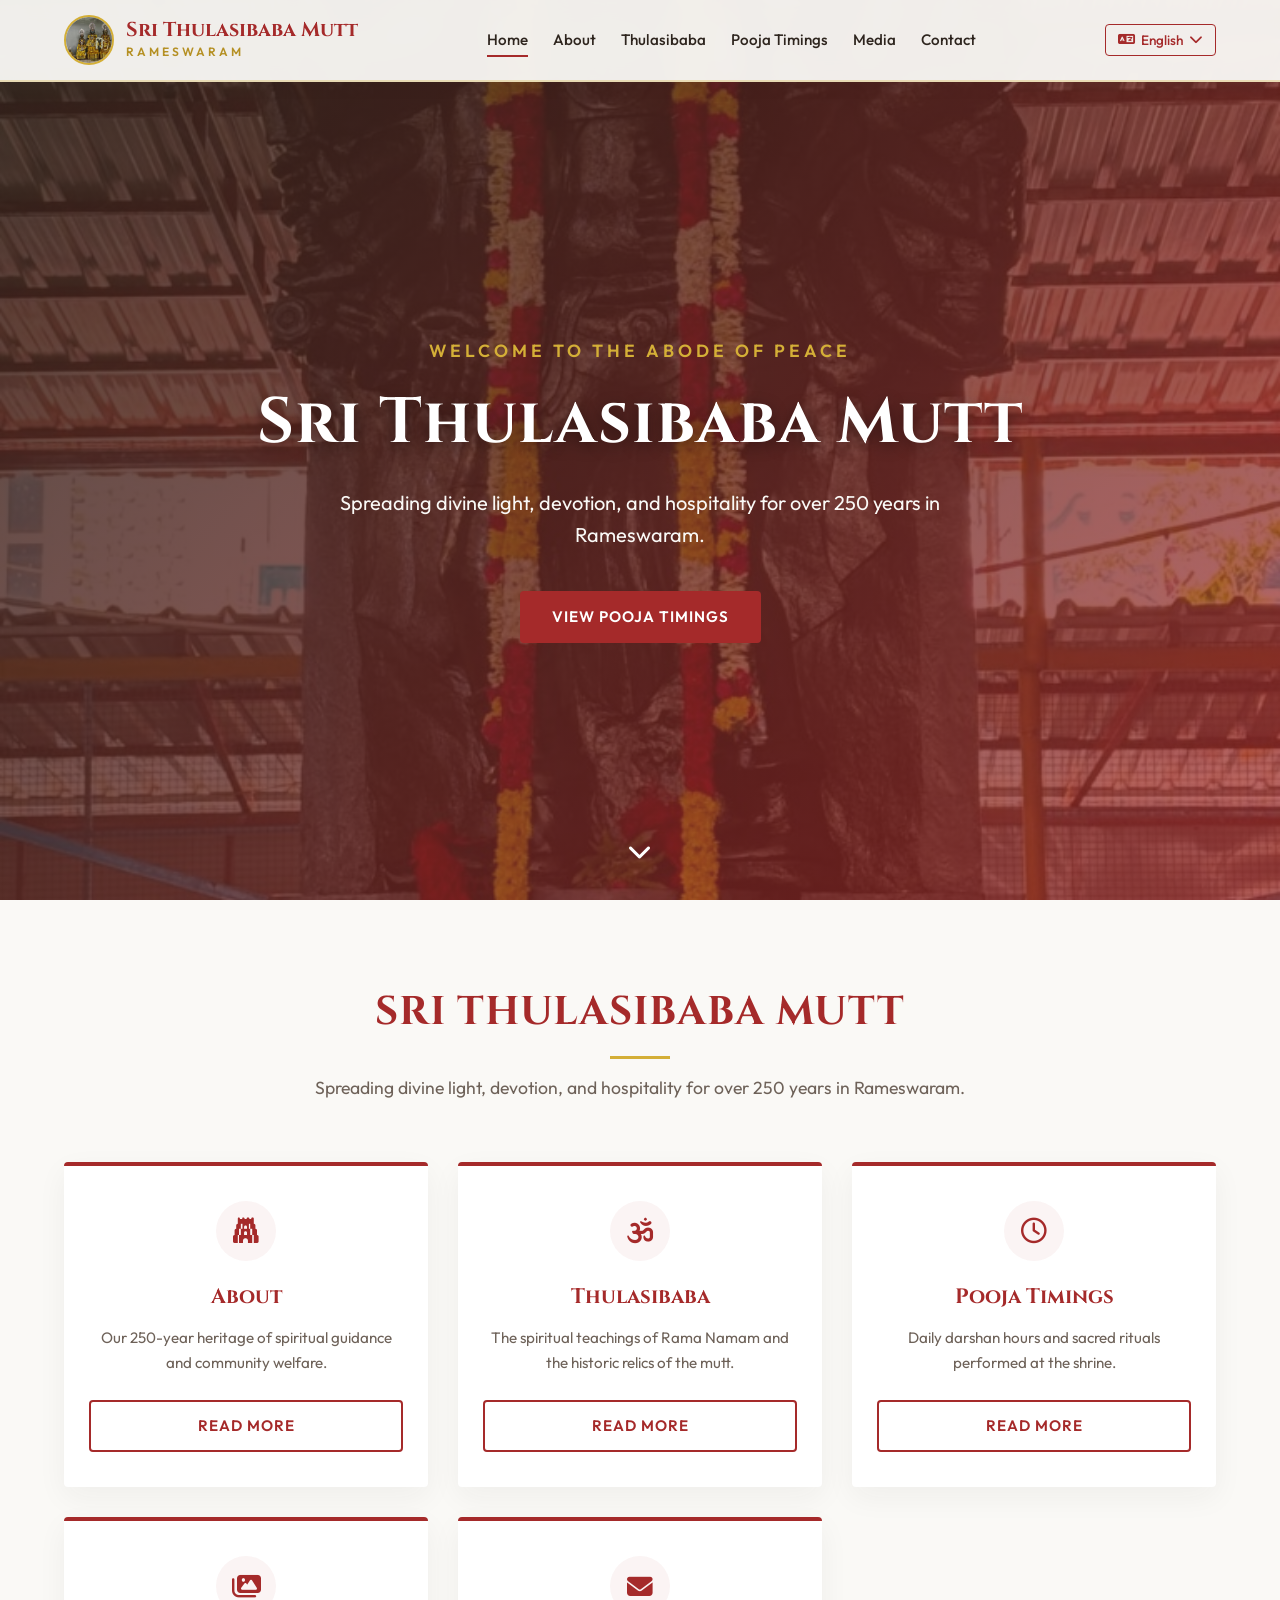
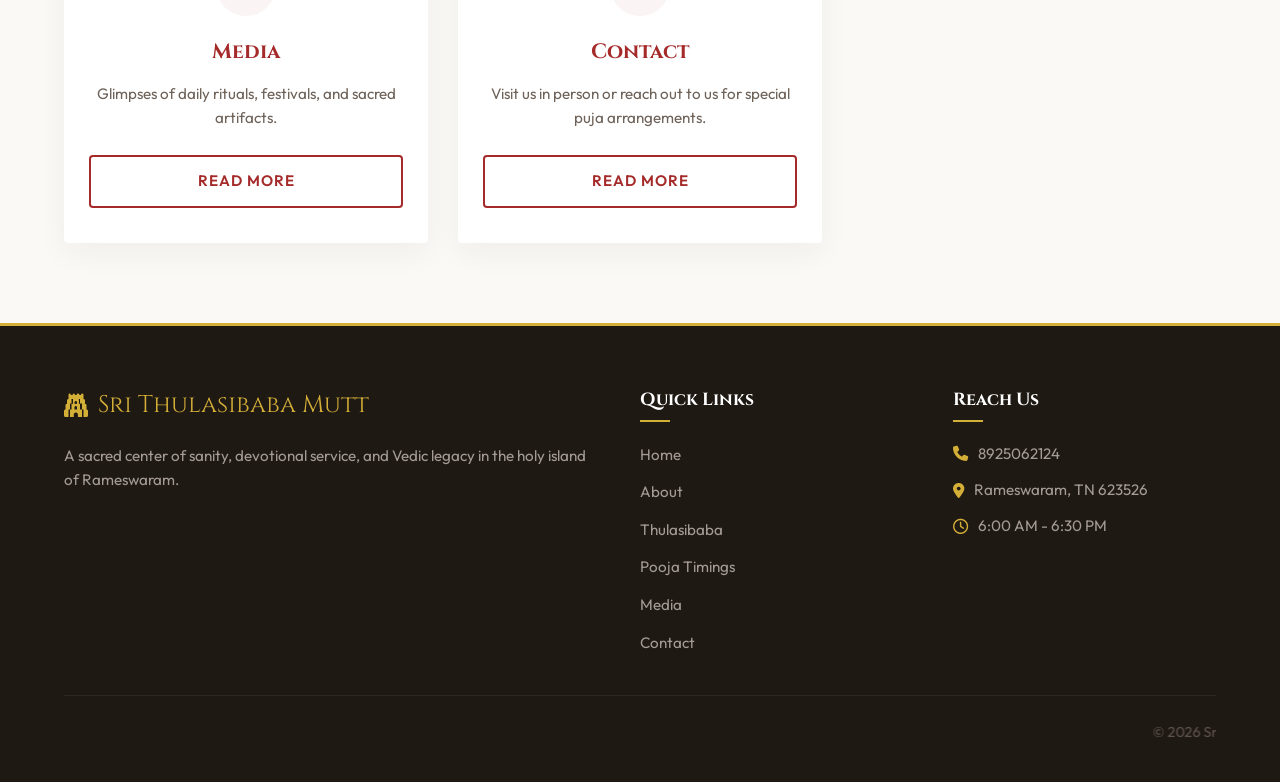
<file: index.html>
<!DOCTYPE html>
<html lang="en">
<head>
    <meta charset="UTF-8">
    <meta name="viewport" content="width=device-width, initial-scale=1.0">
    <meta name="description" content="Sri Thulasibaba Mutt Rameswaram - A sacred spiritual centre serving devotees for over 250 years. Experience the divine presence of Sri Panchamukha Hanuman, float stones, and daily yajnas.">
    <title>Sri Thulasibaba Mutt | Rameswaram</title>
    <link rel="icon" type="image/png" href="images/logo_circle.png">
    
    <!-- Google Fonts -->
    <link rel="preconnect" href="https://fonts.googleapis.com">
    <link rel="preconnect" href="https://fonts.gstatic.com" crossorigin>
    <link href="https://fonts.googleapis.com/css2?family=Cinzel:wght@400;600;700;900&family=Outfit:wght@300;400;500;600;700&display=swap" rel="stylesheet">
    
    <!-- FontAwesome for Icons -->
    <link rel="stylesheet" href="https://cdnjs.cloudflare.com/ajax/libs/font-awesome/6.4.0/css/all.min.css">
    
    <!-- Custom CSS -->
    <link rel="stylesheet" href="styles.css">
</head>
<body>

    <!-- Sticky Header -->
    <header class="main-header">
        <div class="header-container">
            <a href="index.html" class="logo-area">
                <img src="images/logo.jpg" alt="Mutt Logo" class="logo-img">
                <div class="logo-text">
                    <span class="mutt-name" data-translate="nav_logo">Sri Thulasibaba Mutt</span>
                    <span class="mutt-loc" data-translate="nav_location">Rameswaram</span>
                </div>
            </a>

            <!-- Mobile Hamburger Menu Button -->
            <button class="mobile-nav-toggle" aria-label="Toggle navigation">
                <span class="hamburger"></span>
            </button>

            <!-- Navigation Links -->
            <nav class="nav-menu">
                <ul>
                    <li><a href="index.html" class="nav-link active" data-translate="nav_home">Home</a></li>
                    <li><a href="about.html" class="nav-link" data-translate="nav_about">About</a></li>
                    <li><a href="thulasibaba.html" class="nav-link" data-translate="nav_thulasibaba">Thulasibaba</a></li>
                    <li><a href="pooja.html" class="nav-link" data-translate="nav_pooja">Pooja Timings</a></li>
                    <li><a href="media.html" class="nav-link" data-translate="nav_media">Media</a></li>
                    <li><a href="contact.html" class="nav-link" data-translate="nav_contact">Contact</a></li>
                </ul>
            </nav>

            <!-- Language Switcher -->
            <div class="lang-switcher">
                <button class="lang-selected-btn">
                    <i class="fa-solid fa-language"></i> <span id="current-lang-label">English</span> <i class="fa-solid fa-chevron-down"></i>
                </button>
                <ul class="lang-dropdown">
                    <li data-lang="en">English</li>
                    <li data-lang="ta">தமிழ் (Tamil)</li>
                    <li data-lang="hi">हिन्दी (Hindi)</li>
                    <li data-lang="te">తెలుగు (Telugu)</li>
                    <li data-lang="kn">ಕನ್ನಡ (Kannada)</li>
                    <li data-lang="ml">മലയാളം (Malayalam)</li>
                </ul>
            </div>
        </div>
    </header>

    <!-- Main Content -->
    <main>

        <!-- Home / Hero Section -->
        <section id="home" class="hero-section">
            <div class="hero-bg-overlay"></div>
            <div class="hero-content">
                <span class="welcome-text fade-in" data-translate="hero_welcome">Welcome to the Abode of Peace</span>
                <h1 class="hero-title fade-in" data-translate="hero_title">Sri Thulasibaba Mutt</h1>
                <p class="hero-subtitle fade-in" data-translate="hero_subtitle">Spreading divine light, devotion, and hospitality for over 250 years in Rameswaram.</p>
                <div class="hero-actions fade-in">
                    <a href="pooja.html" class="btn btn-primary" data-translate="hero_cta_pooja">View Pooja Timings</a>
                </div>
            </div>
            <div class="scroll-down">
                <a href="#explore"><i class="fa-solid fa-chevron-down"></i></a>
            </div>
        </section>

        <!-- Explore Mutt Grid Section -->
        <section id="explore" class="explore-mutt-section section-padding">
            <div class="container">
                <div class="section-header">
                    <h2 class="section-title" data-translate="nav_logo">Sri Thulasibaba Mutt</h2>
                    <p class="section-subtitle" data-translate="hero_subtitle">Spreading divine light, devotion, and hospitality for over 250 years in Rameswaram.</p>
                </div>

                <div class="explore-grid">
                    <!-- About Card -->
                    <div class="explore-card">
                        <div class="explore-card-top">
                            <div class="explore-icon-wrapper">
                                <i class="fa-solid fa-gopuram"></i>
                            </div>
                            <h3 data-translate="nav_about">About Us</h3>
                            <p data-translate="about_subtitle">Our 250-year heritage of spiritual guidance and community welfare.</p>
                        </div>
                        <a href="about.html" class="btn btn-secondary btn-full" data-translate="read_more">Read More</a>
                    </div>

                    <!-- Tradition Card -->
                    <div class="explore-card">
                        <div class="explore-card-top">
                            <div class="explore-icon-wrapper">
                                <i class="fa-solid fa-om"></i>
                            </div>
                            <h3 data-translate="nav_thulasibaba">Thulasibaba Tradition</h3>
                            <p data-translate="thula_subtitle">The spiritual teachings of Rama Namam and the historic relics of the mutt.</p>
                        </div>
                        <a href="thulasibaba.html" class="btn btn-secondary btn-full" data-translate="read_more">Read More</a>
                    </div>

                    <!-- Pooja Card -->
                    <div class="explore-card">
                        <div class="explore-card-top">
                            <div class="explore-icon-wrapper">
                                <i class="fa-regular fa-clock"></i>
                            </div>
                            <h3 data-translate="nav_pooja">Pooja Timings</h3>
                            <p data-translate="pooja_subtitle">Daily darshan hours and sacred rituals performed at the shrine.</p>
                        </div>
                        <a href="pooja.html" class="btn btn-secondary btn-full" data-translate="read_more">Read More</a>
                    </div>

                    <!-- Media Card -->
                    <div class="explore-card">
                        <div class="explore-card-top">
                            <div class="explore-icon-wrapper">
                                <i class="fa-solid fa-images"></i>
                            </div>
                            <h3 data-translate="nav_media">Media Gallery</h3>
                            <p data-translate="media_subtitle">Glimpses of daily rituals, festivals, and sacred artifacts.</p>
                        </div>
                        <a href="media.html" class="btn btn-secondary btn-full" data-translate="read_more">Read More</a>
                    </div>

                    <!-- Contact Card -->
                    <div class="explore-card">
                        <div class="explore-card-top">
                            <div class="explore-icon-wrapper">
                                <i class="fa-solid fa-envelope"></i>
                            </div>
                            <h3 data-translate="nav_contact">Contact Us</h3>
                            <p data-translate="contact_subtitle">Visit us in person or reach out to us for special puja arrangements.</p>
                        </div>
                        <a href="contact.html" class="btn btn-secondary btn-full" data-translate="read_more">Read More</a>
                    </div>
                </div>
            </div>
        </section>

    </main>

    <!-- Footer -->
    <footer class="main-footer">
        <div class="container">
            <div class="footer-grid">
                <div class="footer-col about-col">
                    <div class="footer-logo">
                        <i class="fa-solid fa-gopuram"></i>
                        <span data-translate="footer_mutt_title">Sri Thulasibaba Mutt</span>
                    </div>
                    <p data-translate="footer_desc">A sacred center of sanity, devotional service, and Vedic legacy in the holy island of Rameswaram.</p>
                </div>
                <div class="footer-col links-col">
                    <h4 data-translate="footer_quick_links">Quick Links</h4>
                    <ul>
                        <li><a href="index.html" data-translate="nav_home">Home</a></li>
                        <li><a href="about.html" data-translate="nav_about">About</a></li>
                        <li><a href="thulasibaba.html" data-translate="nav_thulasibaba">Thulasibaba</a></li>
                        <li><a href="pooja.html" data-translate="nav_pooja">Pooja Timings</a></li>
                        <li><a href="media.html" data-translate="nav_media">Media</a></li>
                        <li><a href="contact.html" data-translate="nav_contact">Contact</a></li>
                    </ul>
                </div>
                <div class="footer-col contact-col">
                    <h4 data-translate="footer_reach_us">Reach Us</h4>
                    <p><i class="fa-solid fa-phone"></i> 8925062124</p>
                    <p><i class="fa-solid fa-location-dot"></i> Rameswaram, TN 623526</p>
                    <p><i class="fa-regular fa-clock"></i> 6:00 AM - 6:30 PM</p>
                </div>
            </div>
            <div class="footer-bottom">
                <marquee behavior="scroll" direction="left" scrollamount="4" style="color: var(--text-muted); font-size: 0.9rem; font-family: var(--font-body); opacity: 0.8;">
                    &copy; 2026 <span data-translate="footer_copyright">Sri Thulasibaba Mutt, Rameswaram. All Rights Reserved.</span> | This website was created by Heptogenix solutions
                </marquee>
            </div>
        </div>
    </footer>

    <!-- Custom JS -->
    <script src="script.js"></script>
</body>
</html>
</file>
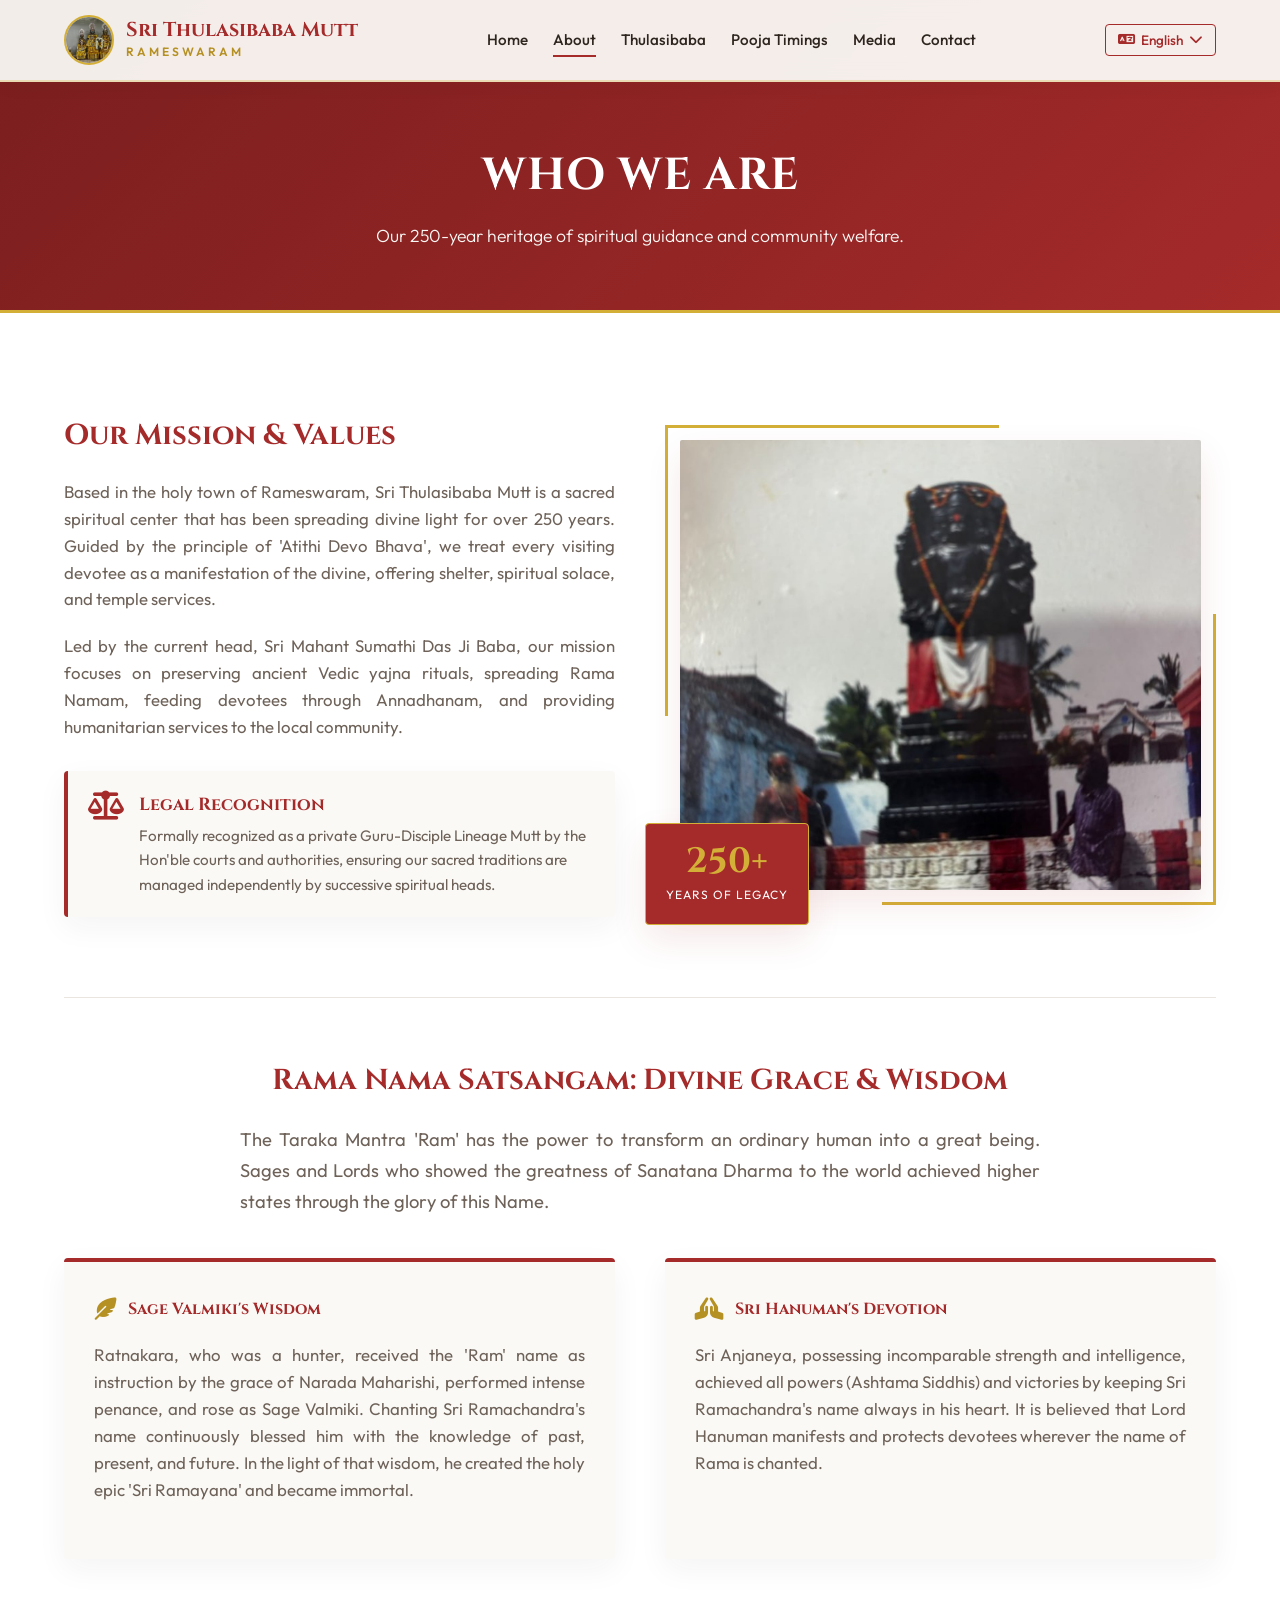
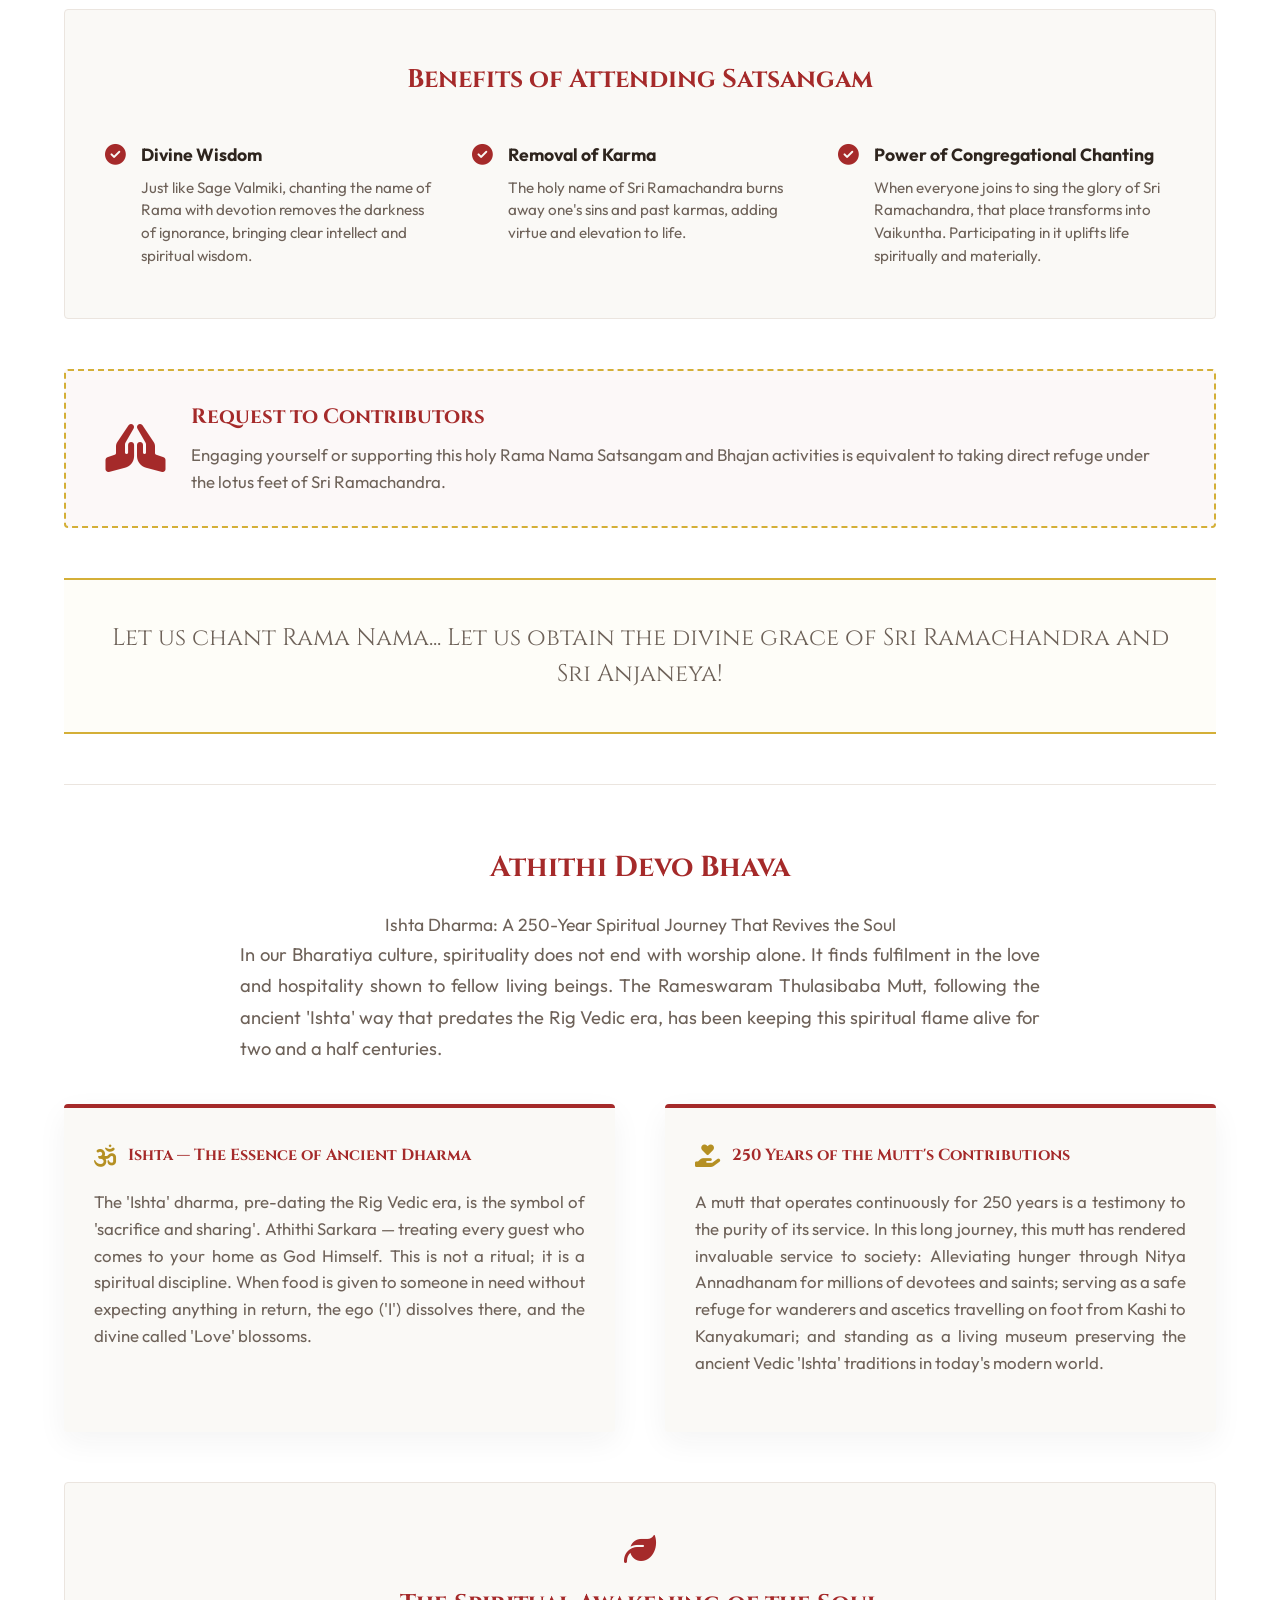
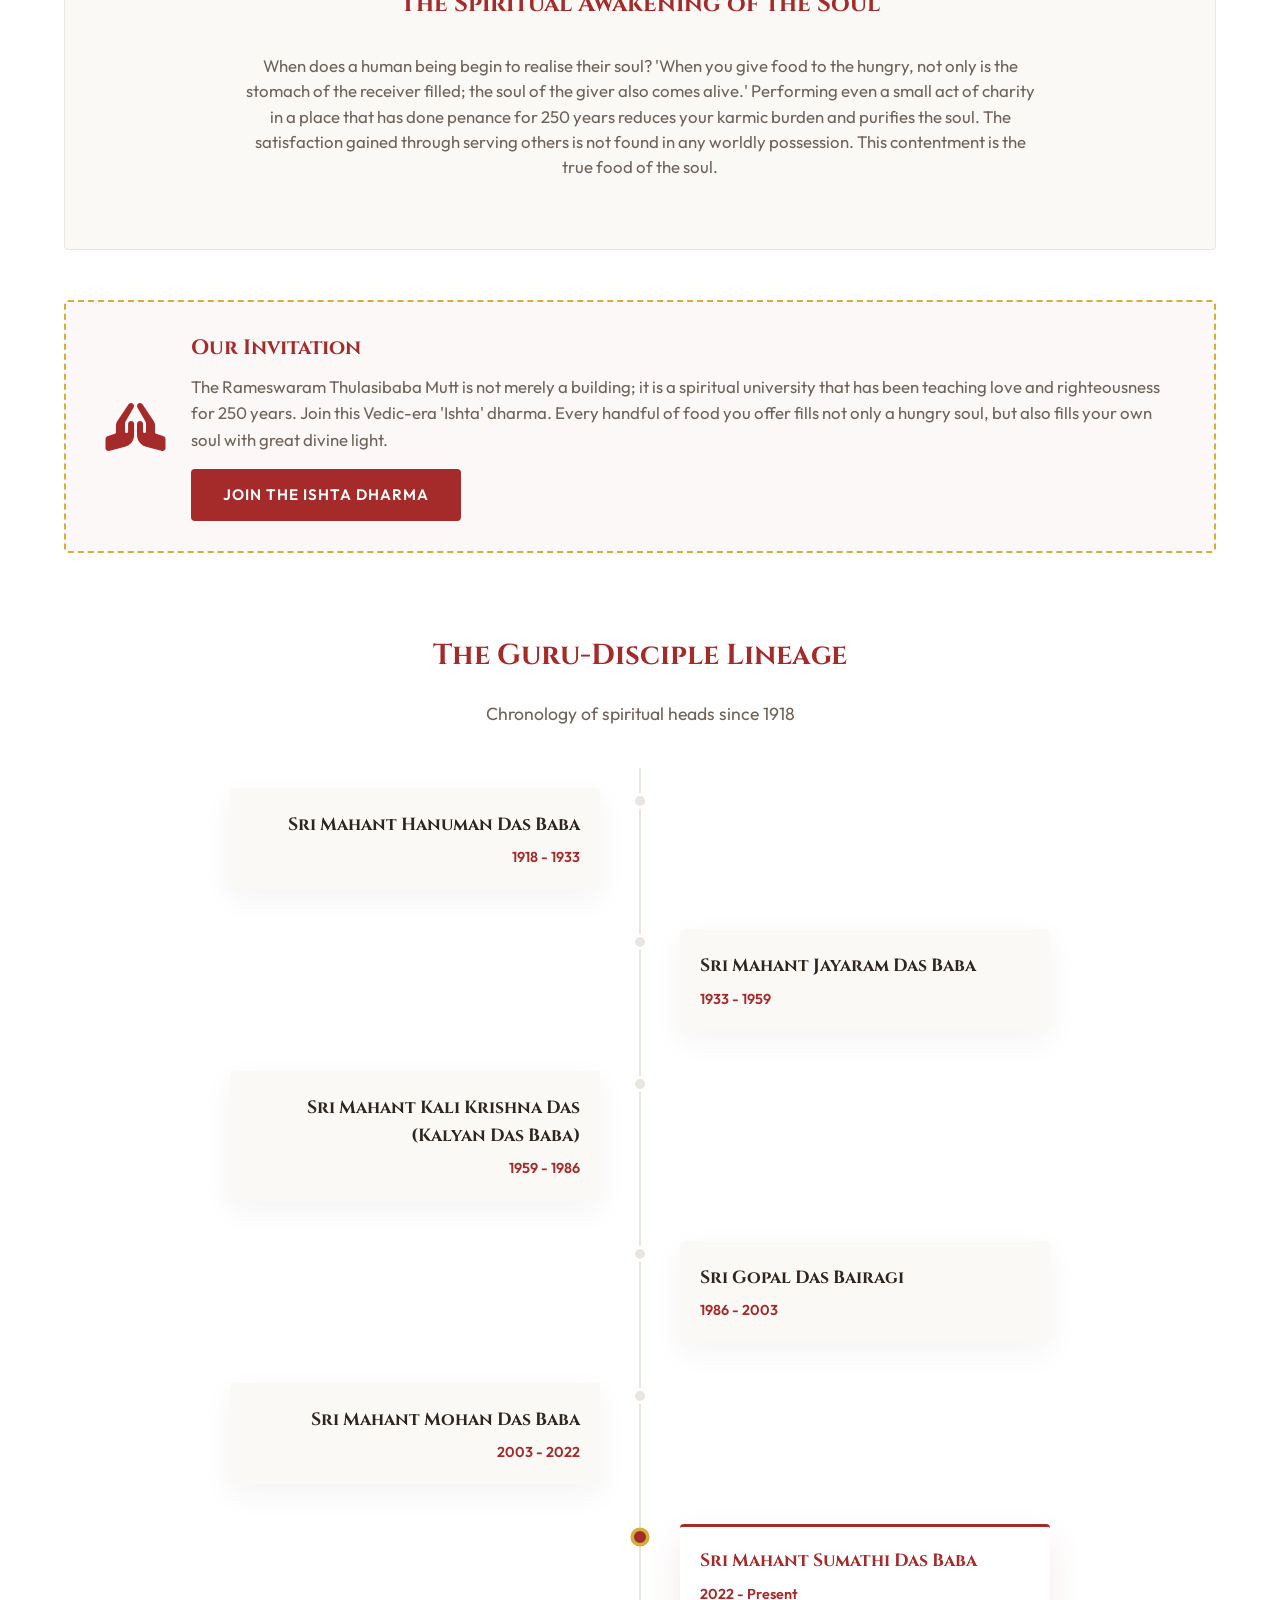
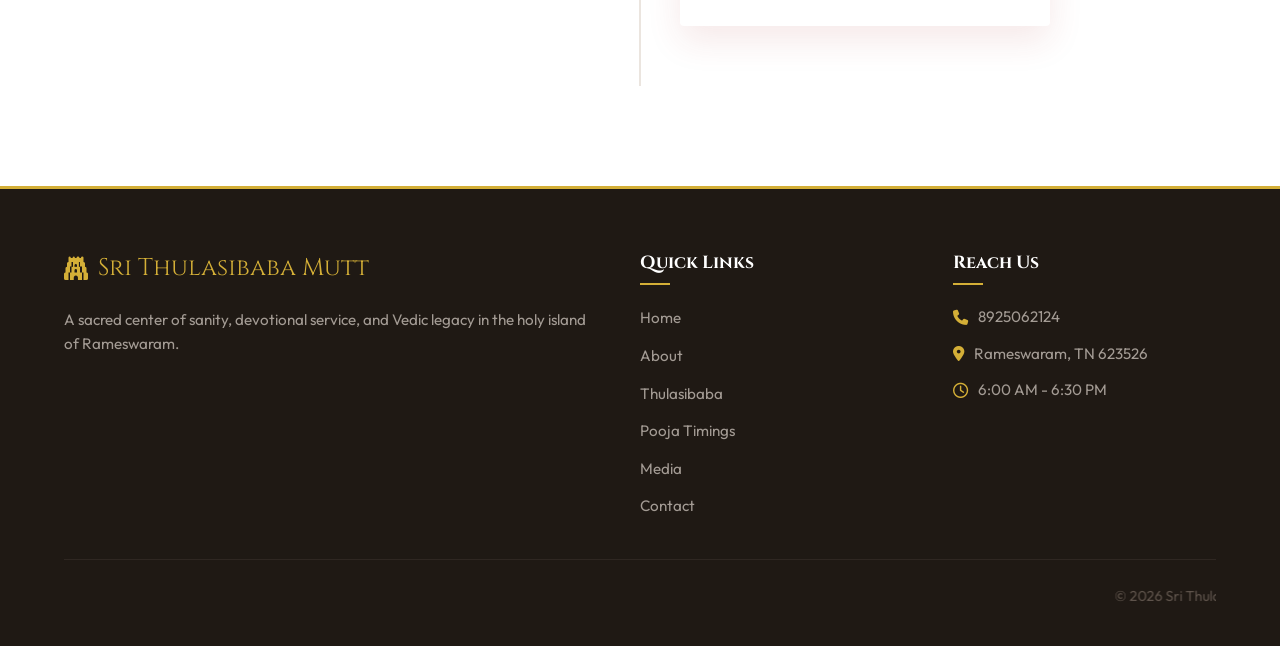
<file: about.html>
<!DOCTYPE html>
<html lang="en">
<head>
    <meta charset="UTF-8">
    <meta name="viewport" content="width=device-width, initial-scale=1.0">
    <meta name="description" content="Sri Thulasibaba Mutt Rameswaram - Our 250-year legacy of spiritual service, Rama Nama Satsangam, and the Guru-Disciple lineage.">
    <title>About Us | Sri Thulasibaba Mutt</title>
    <link rel="icon" type="image/png" href="images/logo_circle.png">
    
    <!-- Google Fonts -->
    <link rel="preconnect" href="https://fonts.googleapis.com">
    <link rel="preconnect" href="https://fonts.gstatic.com" crossorigin>
    <link href="https://fonts.googleapis.com/css2?family=Cinzel:wght@400;600;700;900&family=Outfit:wght@300;400;500;600;700&display=swap" rel="stylesheet">
    
    <!-- FontAwesome for Icons -->
    <link rel="stylesheet" href="https://cdnjs.cloudflare.com/ajax/libs/font-awesome/6.4.0/css/all.min.css">
    
    <!-- Custom CSS -->
    <link rel="stylesheet" href="styles.css">
</head>
<body>

    <!-- Sticky Header -->
    <header class="main-header">
        <div class="header-container">
            <a href="index.html" class="logo-area">
                <img src="images/logo.jpg" alt="Mutt Logo" class="logo-img">
                <div class="logo-text">
                    <span class="mutt-name" data-translate="nav_logo">Sri Thulasibaba Mutt</span>
                    <span class="mutt-loc" data-translate="nav_location">Rameswaram</span>
                </div>
            </a>

            <!-- Mobile Hamburger Menu Button -->
            <button class="mobile-nav-toggle" aria-label="Toggle navigation">
                <span class="hamburger"></span>
            </button>

            <!-- Navigation Links -->
            <nav class="nav-menu">
                <ul>
                    <li><a href="index.html" class="nav-link" data-translate="nav_home">Home</a></li>
                    <li><a href="about.html" class="nav-link active" data-translate="nav_about">About</a></li>
                    <li><a href="thulasibaba.html" class="nav-link" data-translate="nav_thulasibaba">Thulasibaba</a></li>
                    <li><a href="pooja.html" class="nav-link" data-translate="nav_pooja">Pooja Timings</a></li>
                    <li><a href="media.html" class="nav-link" data-translate="nav_media">Media</a></li>
                    <li><a href="contact.html" class="nav-link" data-translate="nav_contact">Contact</a></li>
                </ul>
            </nav>

            <!-- Language Switcher -->
            <div class="lang-switcher">
                <button class="lang-selected-btn">
                    <i class="fa-solid fa-language"></i> <span id="current-lang-label">English</span> <i class="fa-solid fa-chevron-down"></i>
                </button>
                <ul class="lang-dropdown">
                    <li data-lang="en">English</li>
                    <li data-lang="ta">தமிழ் (Tamil)</li>
                    <li data-lang="hi">हिन्दी (Hindi)</li>
                    <li data-lang="te">తెలుగు (Telugu)</li>
                    <li data-lang="kn">ಕನ್ನಡ (Kannada)</li>
                    <li data-lang="ml">മലയാളം (Malayalam)</li>
                </ul>
            </div>
        </div>
    </header>

    <!-- Page Banner -->
    <section class="page-banner">
        <div class="container">
            <div class="page-banner-content">
                <h1 data-translate="about_title">Who We Are</h1>
                <p data-translate="about_subtitle">Our 250-year heritage of spiritual guidance and community welfare.</p>
            </div>
        </div>
    </section>

    <!-- Main Content -->
    <main>

        <!-- About Details Section -->
        <section id="about" class="section-padding about-section">
            <div class="container">
                <div class="grid-2-col">
                    <div class="about-text-content">
                        <h3 class="subsection-title" data-translate="about_mission_title">Our Mission & Values</h3>
                        <p class="paragraph" data-translate="about_mission_text_1">Based in the holy town of Rameswaram, Sri Thulasibaba Mutt is a sacred spiritual center that has been spreading divine light for over 250 years. Guided by the principle of 'Atithi Devo Bhava', we treat every visiting devotee as a manifestation of the divine, offering shelter, spiritual solace, and temple services.</p>
                        <p class="paragraph" data-translate="about_mission_text_2">Led by the current head, Sri Mahant Sumathi Das Ji Baba, our mission focuses on preserving ancient Vedic yajna rituals, spreading Rama Namam, feeding devotees through Annadhanam, and providing humanitarian services to the local community.</p>
                        
                        <div class="legal-badge">
                            <i class="fa-solid fa-scale-balanced legal-icon"></i>
                            <div class="legal-text">
                                <h4 data-translate="about_legal_title">Legal Recognition</h4>
                                <p data-translate="about_legal_text">Formally recognized as a private Guru-Disciple Lineage Mutt by the Hon'ble courts and authorities, ensuring our sacred traditions are managed independently by successive spiritual heads.</p>
                            </div>
                        </div>
                    </div>
                    <div class="about-image-content">
                        <div class="image-wrapper">
                            <img src="images/about_legacy.jpg" alt="Vintage Photo of Sri Panchamukha Hanuman" class="about-img">
                            <div class="experience-card">
                                <span class="exp-years">250+</span>
                                <span class="exp-text" data-translate="about_years_text">Years of Legacy</span>
                            </div>
                        </div>
                    </div>
                </div>

                <!-- Rama Nama Satsangam Section -->
                <div class="satsangam-container">
                    <h3 class="subsection-title text-center" data-translate="about_satsangam_title">Rama Nama Satsangam: Divine Grace & Wisdom</h3>
                    <p class="paragraph text-center intro-text" data-translate="about_satsangam_intro">The Taraka Mantra 'Ram' has the power to transform an ordinary human into a great being. Sages and Lords who showed the greatness of Sanatana Dharma to the world achieved higher states through the glory of this Name.</p>
                    
                    <div class="grid-2-col spacer">
                        <div class="satsangam-card">
                            <div class="card-header">
                                <i class="fa-solid fa-feather-pointed icon-accent"></i>
                                <h4 data-translate="about_valmiki_title">Sage Valmiki's Wisdom</h4>
                            </div>
                            <p class="paragraph" data-translate="about_valmiki_text">Ratnakara, who was a hunter, received the 'Ram' name as instruction by the grace of Narada Maharishi, performed intense penance, and rose as Sage Valmiki. Chanting Sri Ramachandra's name continuously blessed him with the knowledge of past, present, and future. In the light of that wisdom, he created the holy epic 'Sri Ramayana' and became immortal.</p>
                        </div>
                        <div class="satsangam-card">
                            <div class="card-header">
                                <i class="fa-solid fa-hands-praying icon-accent"></i>
                                <h4 data-translate="about_hanuman_title">Sri Hanuman's Devotion</h4>
                            </div>
                            <p class="paragraph" data-translate="about_hanuman_text">Sri Anjaneya, possessing incomparable strength and intelligence, achieved all powers (Ashtama Siddhis) and victories by keeping Sri Ramachandra's name always in his heart. It is believed that Lord Hanuman manifests and protects devotees wherever the name of Rama is chanted.</p>
                        </div>
                    </div>

                    <div class="benefits-block">
                        <h4 class="benefits-title text-center" data-translate="about_benefits_title">Benefits of Attending Satsangam</h4>
                        <div class="benefits-grid">
                            <div class="benefit-item">
                                <i class="fa-solid fa-circle-check"></i>
                                <div>
                                    <strong data-translate="about_benefit_wisdom_title">Divine Wisdom</strong>
                                    <p data-translate="about_benefit_wisdom_text">Just like Sage Valmiki, chanting the name of Rama with devotion removes the darkness of ignorance, bringing clear intellect and spiritual wisdom.</p>
                                </div>
                            </div>
                            <div class="benefit-item">
                                <i class="fa-solid fa-circle-check"></i>
                                <div>
                                    <strong data-translate="about_benefit_karma_title">Removal of Karma</strong>
                                    <p data-translate="about_benefit_karma_text">The holy name of Sri Ramachandra burns away one's sins and past karmas, adding virtue and elevation to life.</p>
                                </div>
                            </div>
                            <div class="benefit-item">
                                <i class="fa-solid fa-circle-check"></i>
                                <div>
                                    <strong data-translate="about_benefit_bhajan_title">Power of Congregational Chanting</strong>
                                    <p data-translate="about_benefit_bhajan_text">When everyone joins to sing the glory of Sri Ramachandra, that place transforms into Vaikuntha. Participating in it uplifts life spiritually and materially.</p>
                                </div>
                            </div>
                        </div>
                    </div>

                    <div class="request-card">
                        <i class="fa-solid fa-hands-praying request-icon"></i>
                        <div>
                            <h4 data-translate="about_request_title">Request to Contributors</h4>
                            <p data-translate="about_request_text">Engaging yourself or supporting this holy Rama Nama Satsangam and Bhajan activities is equivalent to taking direct refuge under the lotus feet of Sri Ramachandra.</p>
                        </div>
                    </div>

                    <div class="quote-callout">
                        <p data-translate="about_quote_text">"Let us chant Rama Nama... Let us obtain the divine grace of Sri Ramachandra and Sri Anjaneya!"</p>
                    </div>
                </div>

                <!-- Ishta Dharma Section -->
                <div class="satsangam-container" style="margin-top: 40px;">
                    <h3 class="subsection-title text-center" data-translate="ishta_section_title">Athithi Devo Bhava</h3>
                    <p class="section-subtitle text-center" data-translate="ishta_section_subtitle">Ishta Dharma: A 250-Year Spiritual Journey That Revives the Soul</p>
                    <p class="paragraph text-center intro-text" data-translate="ishta_intro">In our Bharatiya culture, spirituality does not end with worship alone. It finds fulfilment in the love and hospitality shown to fellow living beings. The Rameswaram Thulasibaba Mutt, following the ancient 'Ishta' way that predates the Rig Vedic era, has been keeping this spiritual flame alive for two and a half centuries.</p>
                    
                    <div class="grid-2-col spacer">
                        <div class="satsangam-card">
                            <div class="card-header">
                                <i class="fa-solid fa-om icon-accent"></i>
                                <h4 data-translate="ishta_pillar1_title">Ishta — The Essence of Ancient Dharma</h4>
                            </div>
                            <p class="paragraph" data-translate="ishta_pillar1_text">The 'Ishta' dharma, pre-dating the Rig Vedic era, is the symbol of 'sacrifice and sharing'. Athithi Sarkara — treating every guest who comes to your home as God Himself. This is not a ritual; it is a spiritual discipline. When food is given to someone in need without expecting anything in return, the ego ('I') dissolves there, and the divine called 'Love' blossoms.</p>
                        </div>
                        <div class="satsangam-card">
                            <div class="card-header">
                                <i class="fa-solid fa-hand-holding-heart icon-accent"></i>
                                <h4 data-translate="ishta_pillar2_title">250 Years of the Mutt's Contributions</h4>
                            </div>
                            <p class="paragraph" data-translate="ishta_pillar2_text">A mutt that operates continuously for 250 years is a testimony to the purity of its service. In this long journey, this mutt has rendered invaluable service to society: Alleviating hunger through Nitya Annadhanam for millions of devotees and saints; serving as a safe refuge for wanderers and ascetics travelling on foot from Kashi to Kanyakumari; and standing as a living museum preserving the ancient Vedic 'Ishta' traditions in today's modern world.</p>
                        </div>
                    </div>

                    <div class="benefits-block">
                        <div class="benefit-item" style="max-width: 800px; margin: 0 auto; text-align: center; flex-direction: column; align-items: center; gap: 10px;">
                            <i class="fa-solid fa-leaf" style="font-size: 2rem; color: var(--primary); margin-bottom: 10px; margin-top: 0;"></i>
                            <h4 data-translate="ishta_pillar3_title" style="font-size: 1.5rem; margin-bottom: 10px;">The Spiritual Awakening of the Soul</h4>
                            <p class="paragraph" data-translate="ishta_pillar3_text" style="margin-top: 10px; text-align: center; font-size: 1.05rem;">When does a human being begin to realise their soul? 'When you give food to the hungry, not only is the stomach of the receiver filled; the soul of the giver also comes alive.' Performing even a small act of charity in a place that has done penance for 250 years reduces your karmic burden and purifies the soul. The satisfaction gained through serving others is not found in any worldly possession. This contentment is the true food of the soul.</p>
                        </div>
                    </div>

                    <div class="request-card">
                        <i class="fa-solid fa-hands-praying request-icon"></i>
                        <div>
                            <h4 data-translate="ishta_cta_title">Our Invitation</h4>
                            <p data-translate="ishta_cta_text">The Rameswaram Thulasibaba Mutt is not merely a building; it is a spiritual university that has been teaching love and righteousness for 250 years. Join this Vedic-era 'Ishta' dharma. Every handful of food you offer fills not only a hungry soul, but also fills your own soul with great divine light.</p>
                            <a href="contact.html" class="btn btn-primary" style="margin-top: 15px; display: inline-block;" data-translate="ishta_cta_btn">Join the Ishta Dharma</a>
                        </div>
                    </div>
                </div>

                <!-- Lineage Timeline -->
                <div class="lineage-container">
                    <h3 class="subsection-title text-center" data-translate="about_lineage_title">The Guru-Disciple Lineage</h3>
                    <p class="section-subtitle text-center" data-translate="about_lineage_subtitle">Chronology of spiritual heads since 1918</p>
                    <div class="timeline">
                        <div class="timeline-item">
                            <div class="timeline-dot"></div>
                            <div class="timeline-content">
                                <h4 data-translate="lineage_1">Sri Mahant Hanuman Das Baba</h4>
                                <span class="timeline-date">1918 - 1933</span>
                            </div>
                        </div>
                        <div class="timeline-item">
                            <div class="timeline-dot"></div>
                            <div class="timeline-content">
                                <h4 data-translate="lineage_2">Sri Mahant Jayaram Das Baba</h4>
                                <span class="timeline-date">1933 - 1959</span>
                            </div>
                        </div>
                        <div class="timeline-item">
                            <div class="timeline-dot"></div>
                            <div class="timeline-content">
                                <h4 data-translate="lineage_3">Sri Mahant Kali Krishna Das (Kalyan Das Baba)</h4>
                                <span class="timeline-date">1959 - 1986</span>
                            </div>
                        </div>
                        <div class="timeline-item">
                            <div class="timeline-dot"></div>
                            <div class="timeline-content">
                                <h4 data-translate="lineage_4">Sri Gopal Das Bairagi</h4>
                                <span class="timeline-date">1986 - 2003</span>
                            </div>
                        </div>
                        <div class="timeline-item">
                            <div class="timeline-dot"></div>
                            <div class="timeline-content">
                                <h4 data-translate="lineage_5">Sri Mahant Mohan Das Baba</h4>
                                <span class="timeline-date">2003 - 2022</span>
                            </div>
                        </div>
                        <div class="timeline-item active">
                            <div class="timeline-dot"></div>
                            <div class="timeline-content">
                                <h4 data-translate="lineage_current_head">Sri Mahant Sumathi Das Baba</h4>
                                <span class="timeline-date" data-translate="lineage_current_date">2022 - Present</span>
                            </div>
                        </div>
                    </div>
                </div>
            </div>
        </section>

    </main>

    <!-- Footer -->
    <footer class="main-footer">
        <div class="container">
            <div class="footer-grid">
                <div class="footer-col about-col">
                    <div class="footer-logo">
                        <i class="fa-solid fa-gopuram"></i>
                        <span data-translate="footer_mutt_title">Sri Thulasibaba Mutt</span>
                    </div>
                    <p data-translate="footer_desc">A sacred center of sanity, devotional service, and Vedic legacy in the holy island of Rameswaram.</p>
                </div>
                <div class="footer-col links-col">
                    <h4 data-translate="footer_quick_links">Quick Links</h4>
                    <ul>
                        <li><a href="index.html" data-translate="nav_home">Home</a></li>
                        <li><a href="about.html" data-translate="nav_about">About</a></li>
                        <li><a href="thulasibaba.html" data-translate="nav_thulasibaba">Thulasibaba</a></li>
                        <li><a href="pooja.html" data-translate="nav_pooja">Pooja Timings</a></li>
                        <li><a href="media.html" data-translate="nav_media">Media</a></li>
                        <li><a href="contact.html" data-translate="nav_contact">Contact</a></li>
                    </ul>
                </div>
                <div class="footer-col contact-col">
                    <h4 data-translate="footer_reach_us">Reach Us</h4>
                    <p><i class="fa-solid fa-phone"></i> 8925062124</p>
                    <p><i class="fa-solid fa-location-dot"></i> Rameswaram, TN 623526</p>
                    <p><i class="fa-regular fa-clock"></i> 6:00 AM - 6:30 PM</p>
                </div>
            </div>
            <div class="footer-bottom">
                <marquee behavior="scroll" direction="left" scrollamount="4" style="color: var(--text-muted); font-size: 0.9rem; font-family: var(--font-body); opacity: 0.8;">
                    &copy; 2026 <span data-translate="footer_copyright">Sri Thulasibaba Mutt, Rameswaram. All Rights Reserved.</span> | This website was created by Heptogenix solutions
                </marquee>
            </div>
        </div>
    </footer>

    <!-- Custom JS -->
    <script src="script.js"></script>
</body>
</html>
</file>
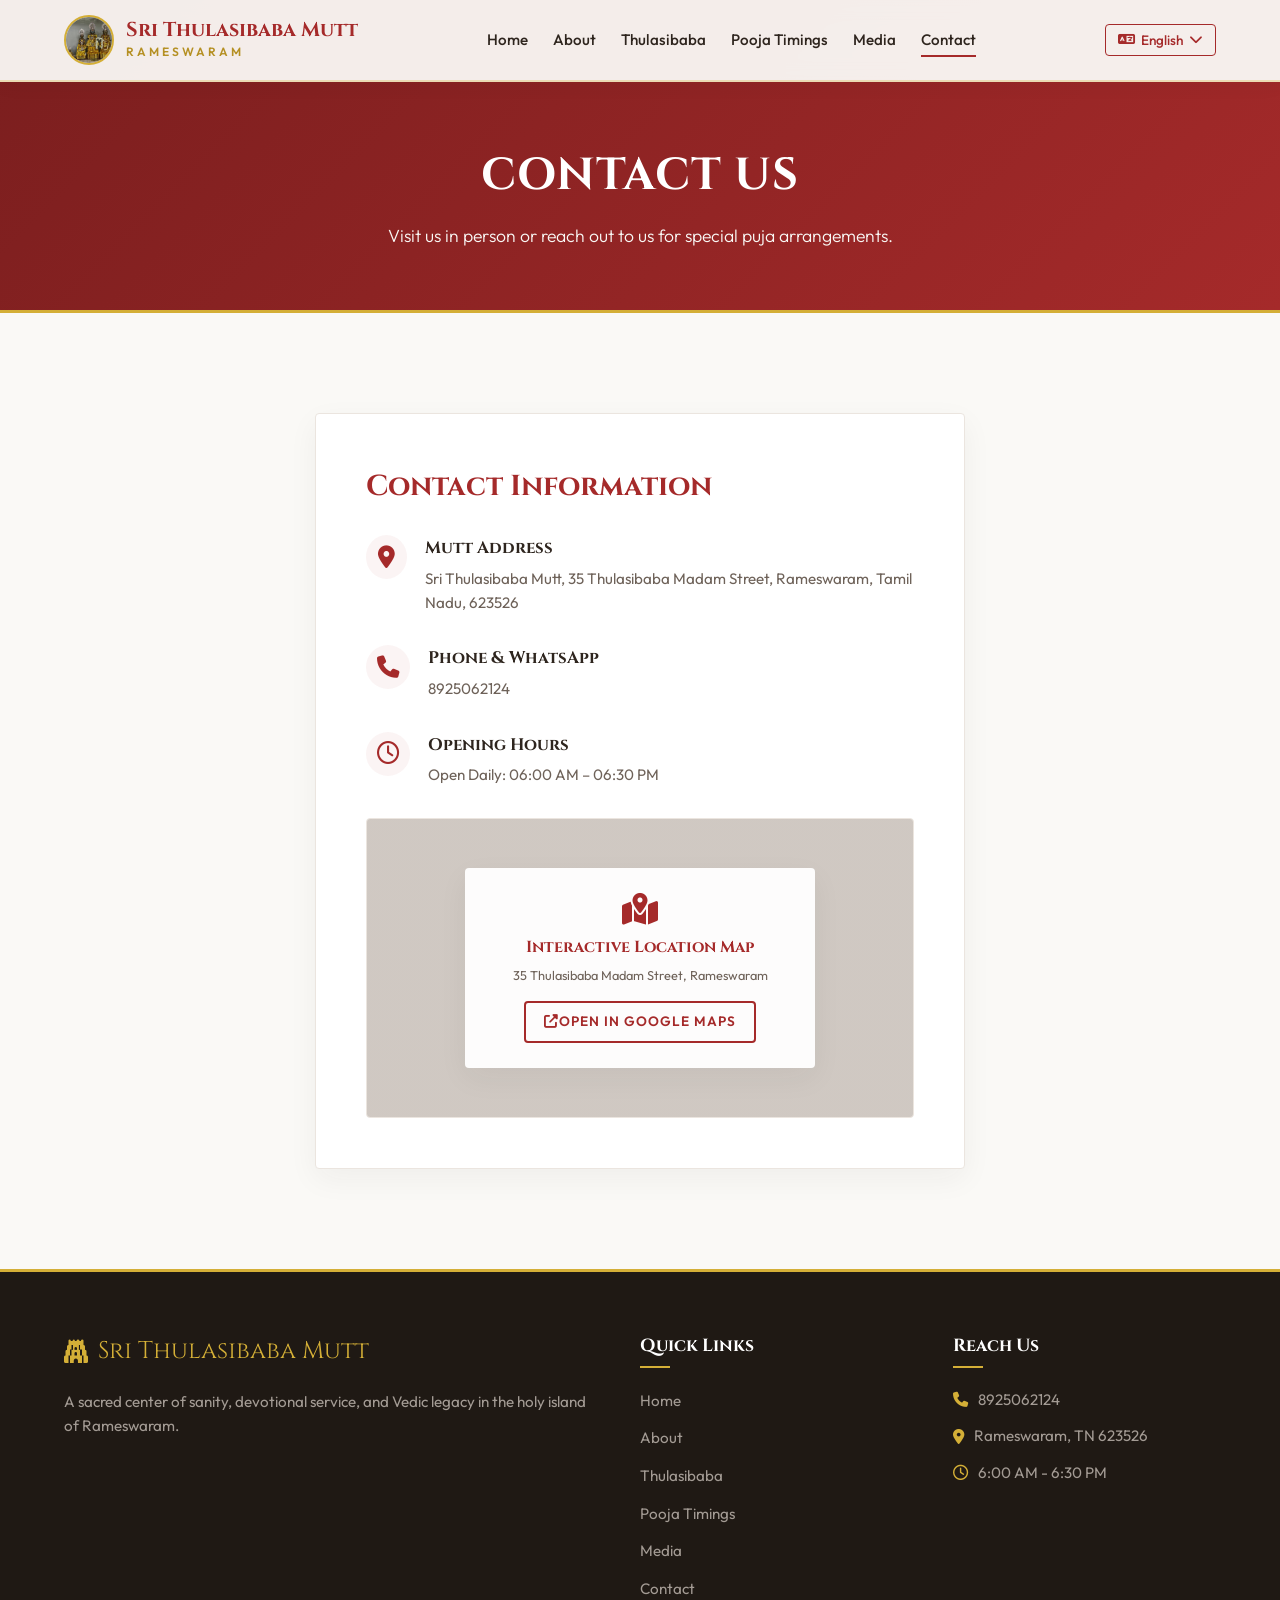
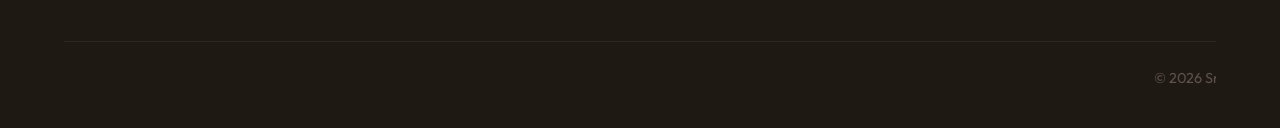
<file: contact.html>
<!DOCTYPE html>
<html lang="en">
<head>
    <meta charset="UTF-8">
    <meta name="viewport" content="width=device-width, initial-scale=1.0">
    <meta name="description" content="Contact Sri Thulasibaba Mutt Rameswaram - Phone numbers, map direction, and contact form.">
    <title>Contact Us | Sri Thulasibaba Mutt</title>
    <link rel="icon" type="image/png" href="images/logo_circle.png">
    
    <!-- Google Fonts -->
    <link rel="preconnect" href="https://fonts.googleapis.com">
    <link rel="preconnect" href="https://fonts.gstatic.com" crossorigin>
    <link href="https://fonts.googleapis.com/css2?family=Cinzel:wght@400;600;700;900&family=Outfit:wght@300;400;500;600;700&display=swap" rel="stylesheet">
    
    <!-- FontAwesome for Icons -->
    <link rel="stylesheet" href="https://cdnjs.cloudflare.com/ajax/libs/font-awesome/6.4.0/css/all.min.css">
    
    <!-- Custom CSS -->
    <link rel="stylesheet" href="styles.css">
</head>
<body>

    <!-- Sticky Header -->
    <header class="main-header">
        <div class="header-container">
            <a href="index.html" class="logo-area">
                <img src="images/logo.jpg" alt="Mutt Logo" class="logo-img">
                <div class="logo-text">
                    <span class="mutt-name" data-translate="nav_logo">Sri Thulasibaba Mutt</span>
                    <span class="mutt-loc" data-translate="nav_location">Rameswaram</span>
                </div>
            </a>

            <!-- Mobile Hamburger Menu Button -->
            <button class="mobile-nav-toggle" aria-label="Toggle navigation">
                <span class="hamburger"></span>
            </button>

            <!-- Navigation Links -->
            <nav class="nav-menu">
                <ul>
                    <li><a href="index.html" class="nav-link" data-translate="nav_home">Home</a></li>
                    <li><a href="about.html" class="nav-link" data-translate="nav_about">About</a></li>
                    <li><a href="thulasibaba.html" class="nav-link" data-translate="nav_thulasibaba">Thulasibaba</a></li>
                    <li><a href="pooja.html" class="nav-link" data-translate="nav_pooja">Pooja Timings</a></li>
                    <li><a href="media.html" class="nav-link" data-translate="nav_media">Media</a></li>
                    <li><a href="contact.html" class="nav-link active" data-translate="nav_contact">Contact</a></li>
                </ul>
            </nav>

            <!-- Language Switcher -->
            <div class="lang-switcher">
                <button class="lang-selected-btn">
                    <i class="fa-solid fa-language"></i> <span id="current-lang-label">English</span> <i class="fa-solid fa-chevron-down"></i>
                </button>
                <ul class="lang-dropdown">
                    <li data-lang="en">English</li>
                    <li data-lang="ta">தமிழ் (Tamil)</li>
                    <li data-lang="hi">हिन्दी (Hindi)</li>
                    <li data-lang="te">తెలుగు (Telugu)</li>
                    <li data-lang="kn">ಕನ್ನಡ (Kannada)</li>
                    <li data-lang="ml">മലയാളം (Malayalam)</li>
                </ul>
            </div>
        </div>
    </header>

    <!-- Page Banner -->
    <section class="page-banner">
        <div class="container">
            <div class="page-banner-content">
                <h1 data-translate="contact_title">Contact Us</h1>
                <p data-translate="contact_subtitle">Visit us in person or reach out to us for special puja arrangements.</p>
            </div>
        </div>
    </section>

    <!-- Main Content -->
    <main>

        <!-- Contact Section -->
        <section id="contact" class="section-padding bg-cream contact-section">
            <div class="container">
                <div class="contact-info-wrapper">
                    <!-- Contact Details & Map Side -->
                    <div class="contact-details-side" style="display: flex; flex-direction: column; gap: 30px;">
                        <div>
                            <h3 class="subsection-title" data-translate="contact_info_title">Contact Information</h3>
                            <div class="contact-details">
                                <div class="info-item">
                                    <i class="fa-solid fa-location-dot contact-icon"></i>
                                    <div class="info-content">
                                        <h4 data-translate="contact_address_label">Mutt Address</h4>
                                        <p data-translate="contact_address_val">Sri Thulasibaba Mutt, 35 Thulasibaba Madam Street, Rameswaram, Tamil Nadu, 623526</p>
                                    </div>
                                </div>
                                <div class="info-item">
                                    <i class="fa-solid fa-phone contact-icon"></i>
                                    <div class="info-content">
                                        <h4 data-translate="contact_phone_label">Phone & WhatsApp</h4>
                                        <p>8925062124</p>
                                    </div>
                                </div>
                                <div class="info-item">
                                    <i class="fa-regular fa-clock contact-icon"></i>
                                    <div class="info-content">
                                        <h4 data-translate="contact_hours_label">Opening Hours</h4>
                                        <p data-translate="contact_hours_val">Open Daily: 06:00 AM – 06:30 PM</p>
                                    </div>
                                </div>
                            </div>
                        </div>

                        <!-- Map Section -->
                        <div class="contact-map-side">
                            <div class="map-container">
                                <div class="map-overlay">
                                    <i class="fa-solid fa-map-location-dot map-icon"></i>
                                    <h4 data-translate="map_mock_title">Interactive Location Map</h4>
                                    <p data-translate="map_mock_subtitle">35 Thulasibaba Madam Street, Rameswaram</p>
                                    <a href="https://maps.google.com/?q=Thulasibaba+Mutt+Rameswaram" target="_blank" class="btn btn-secondary btn-sm"><i class="fa-solid fa-up-right-from-square"></i> <span data-translate="map_open_btn">Open in Google Maps</span></a>
                                </div>
                            </div>
                        </div>
                    </div>


                </div>
            </div>
        </section>

    </main>

    <!-- Footer -->
    <footer class="main-footer">
        <div class="container">
            <div class="footer-grid">
                <div class="footer-col about-col">
                    <div class="footer-logo">
                        <i class="fa-solid fa-gopuram"></i>
                        <span data-translate="footer_mutt_title">Sri Thulasibaba Mutt</span>
                    </div>
                    <p data-translate="footer_desc">A sacred center of sanity, devotional service, and Vedic legacy in the holy island of Rameswaram.</p>
                </div>
                <div class="footer-col links-col">
                    <h4 data-translate="footer_quick_links">Quick Links</h4>
                    <ul>
                        <li><a href="index.html" data-translate="nav_home">Home</a></li>
                        <li><a href="about.html" data-translate="nav_about">About</a></li>
                        <li><a href="thulasibaba.html" data-translate="nav_thulasibaba">Thulasibaba</a></li>
                        <li><a href="pooja.html" data-translate="nav_pooja">Pooja Timings</a></li>
                        <li><a href="media.html" data-translate="nav_media">Media</a></li>
                        <li><a href="contact.html" data-translate="nav_contact">Contact</a></li>
                    </ul>
                </div>
                <div class="footer-col contact-col">
                    <h4 data-translate="footer_reach_us">Reach Us</h4>
                    <p><i class="fa-solid fa-phone"></i> 8925062124</p>
                    <p><i class="fa-solid fa-location-dot"></i> Rameswaram, TN 623526</p>
                    <p><i class="fa-regular fa-clock"></i> 6:00 AM - 6:30 PM</p>
                </div>
            </div>
            <div class="footer-bottom">
                <marquee behavior="scroll" direction="left" scrollamount="4" style="color: var(--text-muted); font-size: 0.9rem; font-family: var(--font-body); opacity: 0.8;">
                    &copy; 2026 <span data-translate="footer_copyright">Sri Thulasibaba Mutt, Rameswaram. All Rights Reserved.</span> | This website was created by Heptogenix solutions
                </marquee>
            </div>
        </div>
    </footer>

    <!-- Custom JS -->
    <script src="script.js"></script>
</body>
</html>
</file>
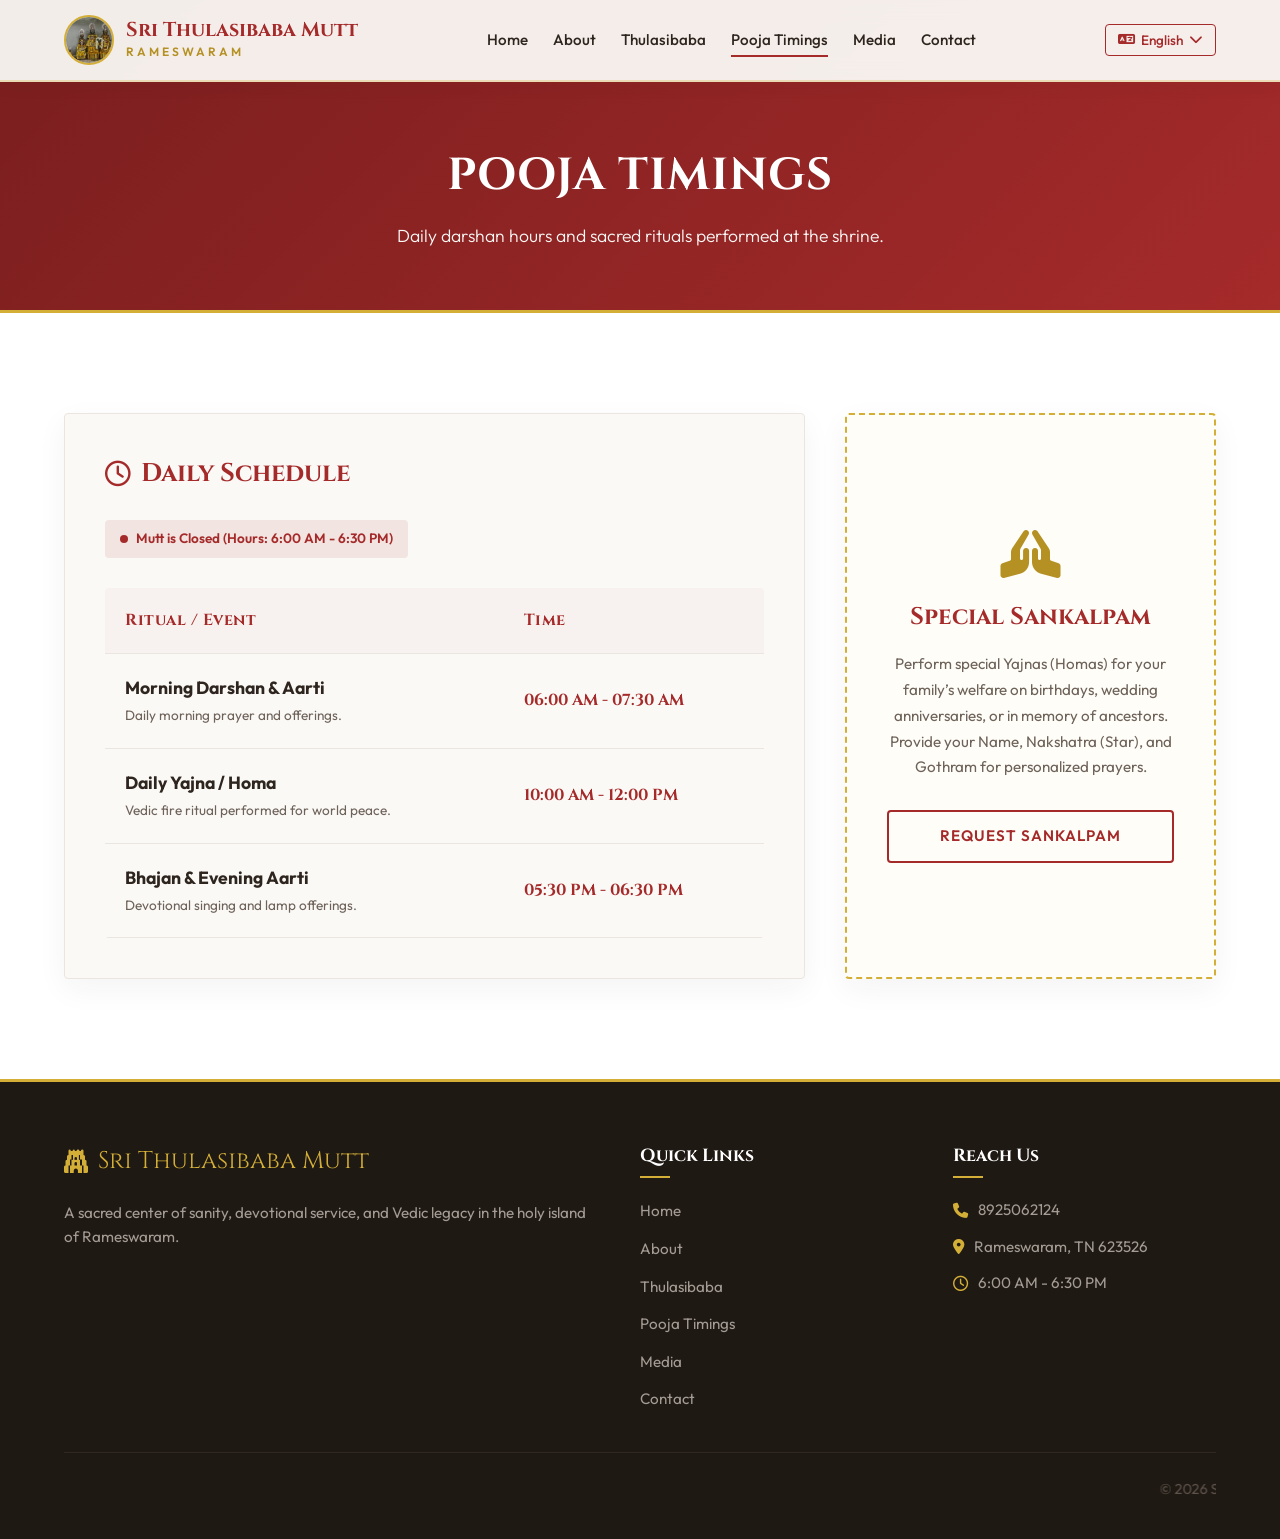
<file: pooja.html>
<!DOCTYPE html>
<html lang="en">
<head>
    <meta charset="UTF-8">
    <meta name="viewport" content="width=device-width, initial-scale=1.0">
    <meta name="description" content="Sri Thulasibaba Mutt Pooja Timings - Daily darshan schedule, Vedic yajna, and special homa bookings.">
    <title>Pooja Timings | Sri Thulasibaba Mutt</title>
    <link rel="icon" type="image/png" href="images/logo_circle.png">
    
    <!-- Google Fonts -->
    <link rel="preconnect" href="https://fonts.googleapis.com">
    <link rel="preconnect" href="https://fonts.gstatic.com" crossorigin>
    <link href="https://fonts.googleapis.com/css2?family=Cinzel:wght@400;600;700;900&family=Outfit:wght@300;400;500;600;700&display=swap" rel="stylesheet">
    
    <!-- FontAwesome for Icons -->
    <link rel="stylesheet" href="https://cdnjs.cloudflare.com/ajax/libs/font-awesome/6.4.0/css/all.min.css">
    
    <!-- Custom CSS -->
    <link rel="stylesheet" href="styles.css">
</head>
<body>

    <!-- Sticky Header -->
    <header class="main-header">
        <div class="header-container">
            <a href="index.html" class="logo-area">
                <img src="images/logo.jpg" alt="Mutt Logo" class="logo-img">
                <div class="logo-text">
                    <span class="mutt-name" data-translate="nav_logo">Sri Thulasibaba Mutt</span>
                    <span class="mutt-loc" data-translate="nav_location">Rameswaram</span>
                </div>
            </a>

            <!-- Mobile Hamburger Menu Button -->
            <button class="mobile-nav-toggle" aria-label="Toggle navigation">
                <span class="hamburger"></span>
            </button>

            <!-- Navigation Links -->
            <nav class="nav-menu">
                <ul>
                    <li><a href="index.html" class="nav-link" data-translate="nav_home">Home</a></li>
                    <li><a href="about.html" class="nav-link" data-translate="nav_about">About</a></li>
                    <li><a href="thulasibaba.html" class="nav-link" data-translate="nav_thulasibaba">Thulasibaba</a></li>
                    <li><a href="pooja.html" class="nav-link active" data-translate="nav_pooja">Pooja Timings</a></li>
                    <li><a href="media.html" class="nav-link" data-translate="nav_media">Media</a></li>
                    <li><a href="contact.html" class="nav-link" data-translate="nav_contact">Contact</a></li>
                </ul>
            </nav>

            <!-- Language Switcher -->
            <div class="lang-switcher">
                <button class="lang-selected-btn">
                    <i class="fa-solid fa-language"></i> <span id="current-lang-label">English</span> <i class="fa-solid fa-chevron-down"></i>
                </button>
                <ul class="lang-dropdown">
                    <li data-lang="en">English</li>
                    <li data-lang="ta">தமிழ் (Tamil)</li>
                    <li data-lang="hi">हिन्दी (Hindi)</li>
                    <li data-lang="te">తెలుగు (Telugu)</li>
                    <li data-lang="kn">ಕನ್ನಡ (Kannada)</li>
                    <li data-lang="ml">മലയാളം (Malayalam)</li>
                </ul>
            </div>
        </div>
    </header>

    <!-- Page Banner -->
    <section class="page-banner">
        <div class="container">
            <div class="page-banner-content">
                <h1 data-translate="pooja_title">Pooja Timings</h1>
                <p data-translate="pooja_subtitle">Daily darshan hours and sacred rituals performed at the shrine.</p>
            </div>
        </div>
    </section>

    <!-- Main Content -->
    <main>

        <!-- Pooja Timings Content Section -->
        <section id="pooja-timings" class="section-padding pooja-section">
            <div class="container">
                <div class="mutt-timings-grid">
                    <!-- Daily Darshan Table -->
                    <div class="timing-card main-timings">
                        <h3 class="card-inner-title"><i class="fa-regular fa-clock"></i> <span data-translate="pooja_daily_schedule">Daily Schedule</span></h3>
                        <div class="status-indicator live" id="live-indicator">
                            <span class="dot"></span> <span id="live-status-text" data-translate="pooja_live_open">Mutt is Open for Darshan</span>
                        </div>
                        <div class="table-responsive">
                            <table class="timing-table">
                                <thead>
                                    <tr>
                                        <th data-translate="pooja_header_ritual">Ritual / Event</th>
                                        <th data-translate="pooja_header_time">Time</th>
                                    </tr>
                                </thead>
                                <tbody>
                                    <tr>
                                        <td>
                                            <strong data-translate="pooja_morning_name">Morning Darshan & Aarti</strong>
                                            <span class="ritual-desc" data-translate="pooja_morning_desc">Daily morning prayer and offerings.</span>
                                        </td>
                                        <td class="time-highlight">06:00 AM - 07:30 AM</td>
                                    </tr>
                                    <tr>
                                        <td>
                                            <strong data-translate="pooja_yajna_name">Daily Yajna / Homa</strong>
                                            <span class="ritual-desc" data-translate="pooja_yajna_desc">Vedic fire ritual performed for world peace.</span>
                                        </td>
                                        <td class="time-highlight">10:00 AM - 12:00 PM</td>
                                    </tr>
                                    <tr>
                                        <td>
                                            <strong data-translate="pooja_evening_name">Bhajan & Evening Aarti</strong>
                                            <span class="ritual-desc" data-translate="pooja_evening_desc">Devotional singing and lamp offerings.</span>
                                        </td>
                                        <td class="time-highlight">05:30 PM - 06:30 PM</td>
                                    </tr>
                                </tbody>
                            </table>
                        </div>
                    </div>

                    <!-- Custom Sankalpam Info -->
                    <div class="timing-card secondary-info">
                        <div class="timing-info-block">
                            <i class="fa-solid fa-hands-praying icon-large"></i>
                            <h3 data-translate="pooja_sankalpam_title">Special Sankalpam</h3>
                            <p data-translate="pooja_sankalpam_text">Perform special Yajnas (Homas) for your family’s welfare on birthdays, wedding anniversaries, or in memory of ancestors. Provide your Name, Nakshatra (Star), and Gothram for personalized prayers.</p>
                            <a href="contact.html" class="btn btn-secondary btn-full" data-translate="pooja_book_sankalpam">Request Sankalpam</a>
                        </div>
                    </div>
                </div>
            </div>
        </section>

    </main>

    <!-- Footer -->
    <footer class="main-footer">
        <div class="container">
            <div class="footer-grid">
                <div class="footer-col about-col">
                    <div class="footer-logo">
                        <i class="fa-solid fa-gopuram"></i>
                        <span data-translate="footer_mutt_title">Sri Thulasibaba Mutt</span>
                    </div>
                    <p data-translate="footer_desc">A sacred center of sanity, devotional service, and Vedic legacy in the holy island of Rameswaram.</p>
                </div>
                <div class="footer-col links-col">
                    <h4 data-translate="footer_quick_links">Quick Links</h4>
                    <ul>
                        <li><a href="index.html" data-translate="nav_home">Home</a></li>
                        <li><a href="about.html" data-translate="nav_about">About</a></li>
                        <li><a href="thulasibaba.html" data-translate="nav_thulasibaba">Thulasibaba</a></li>
                        <li><a href="pooja.html" data-translate="nav_pooja">Pooja Timings</a></li>
                        <li><a href="media.html" data-translate="nav_media">Media</a></li>
                        <li><a href="contact.html" data-translate="nav_contact">Contact</a></li>
                    </ul>
                </div>
                <div class="footer-col contact-col">
                    <h4 data-translate="footer_reach_us">Reach Us</h4>
                    <p><i class="fa-solid fa-phone"></i> 8925062124</p>
                    <p><i class="fa-solid fa-location-dot"></i> Rameswaram, TN 623526</p>
                    <p><i class="fa-regular fa-clock"></i> 6:00 AM - 6:30 PM</p>
                </div>
            </div>
            <div class="footer-bottom">
                <marquee behavior="scroll" direction="left" scrollamount="4" style="color: var(--text-muted); font-size: 0.9rem; font-family: var(--font-body); opacity: 0.8;">
                    &copy; 2026 <span data-translate="footer_copyright">Sri Thulasibaba Mutt, Rameswaram. All Rights Reserved.</span> | This website was created by Heptogenix solutions
                </marquee>
            </div>
        </div>
    </footer>

    <!-- Custom JS -->
    <script src="script.js"></script>
</body>
</html>
</file>
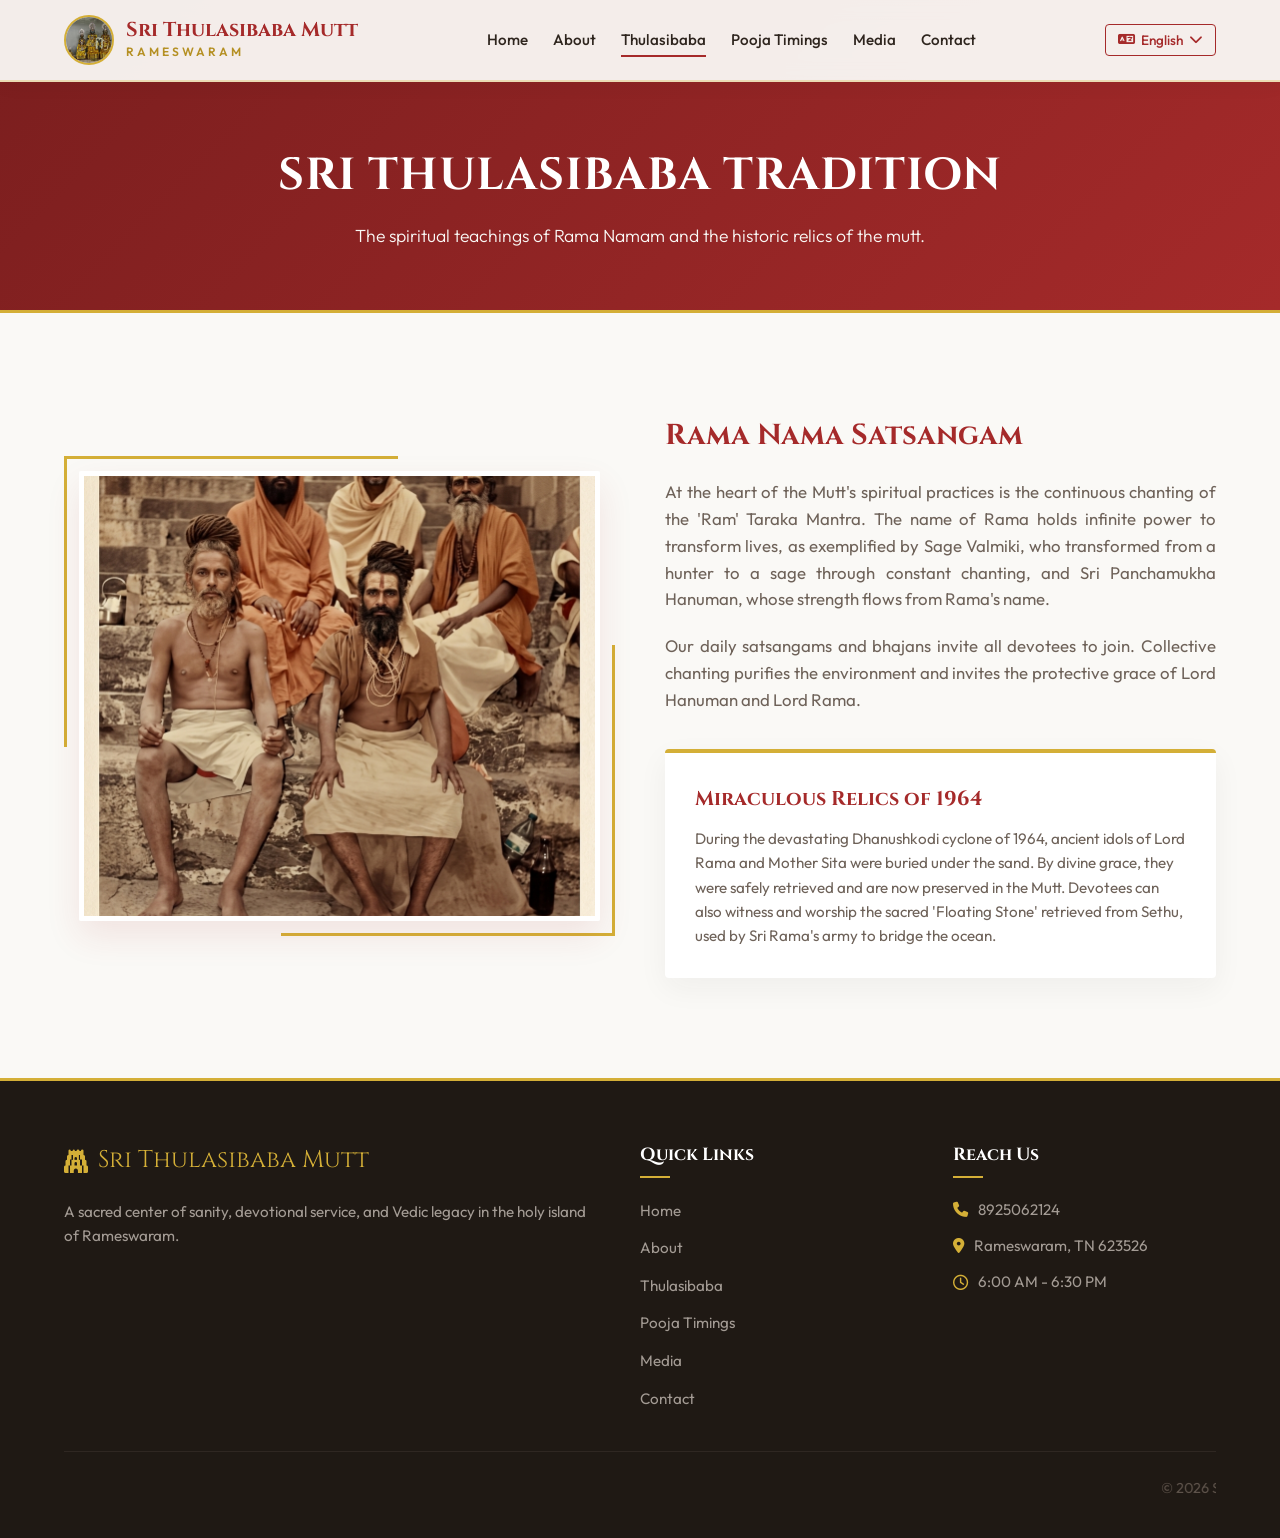
<file: thulasibaba.html>
<!DOCTYPE html>
<html lang="en">
<head>
    <meta charset="UTF-8">
    <meta name="viewport" content="width=device-width, initial-scale=1.0">
    <meta name="description" content="Sri Thulasibaba Tradition - Rama Nama Satsangams and the miraculous floating stone relic in Rameswaram.">
    <title>Thulasibaba Tradition | Sri Thulasibaba Mutt</title>
    <link rel="icon" type="image/png" href="images/logo_circle.png">
    
    <!-- Google Fonts -->
    <link rel="preconnect" href="https://fonts.googleapis.com">
    <link rel="preconnect" href="https://fonts.gstatic.com" crossorigin>
    <link href="https://fonts.googleapis.com/css2?family=Cinzel:wght@400;600;700;900&family=Outfit:wght@300;400;500;600;700&display=swap" rel="stylesheet">
    
    <!-- FontAwesome for Icons -->
    <link rel="stylesheet" href="https://cdnjs.cloudflare.com/ajax/libs/font-awesome/6.4.0/css/all.min.css">
    
    <!-- Custom CSS -->
    <link rel="stylesheet" href="styles.css">
</head>
<body>

    <!-- Sticky Header -->
    <header class="main-header">
        <div class="header-container">
            <a href="index.html" class="logo-area">
                <img src="images/logo.jpg" alt="Mutt Logo" class="logo-img">
                <div class="logo-text">
                    <span class="mutt-name" data-translate="nav_logo">Sri Thulasibaba Mutt</span>
                    <span class="mutt-loc" data-translate="nav_location">Rameswaram</span>
                </div>
            </a>

            <!-- Mobile Hamburger Menu Button -->
            <button class="mobile-nav-toggle" aria-label="Toggle navigation">
                <span class="hamburger"></span>
            </button>

            <!-- Navigation Links -->
            <nav class="nav-menu">
                <ul>
                    <li><a href="index.html" class="nav-link" data-translate="nav_home">Home</a></li>
                    <li><a href="about.html" class="nav-link" data-translate="nav_about">About</a></li>
                    <li><a href="thulasibaba.html" class="nav-link active" data-translate="nav_thulasibaba">Thulasibaba</a></li>
                    <li><a href="pooja.html" class="nav-link" data-translate="nav_pooja">Pooja Timings</a></li>
                    <li><a href="media.html" class="nav-link" data-translate="nav_media">Media</a></li>
                    <li><a href="contact.html" class="nav-link" data-translate="nav_contact">Contact</a></li>
                </ul>
            </nav>

            <!-- Language Switcher -->
            <div class="lang-switcher">
                <button class="lang-selected-btn">
                    <i class="fa-solid fa-language"></i> <span id="current-lang-label">English</span> <i class="fa-solid fa-chevron-down"></i>
                </button>
                <ul class="lang-dropdown">
                    <li data-lang="en">English</li>
                    <li data-lang="ta">தமிழ் (Tamil)</li>
                    <li data-lang="hi">हिन्दी (Hindi)</li>
                    <li data-lang="te">తెలుగు (Telugu)</li>
                    <li data-lang="kn">ಕನ್ನಡ (Kannada)</li>
                    <li data-lang="ml">മലയാളം (Malayalam)</li>
                </ul>
            </div>
        </div>
    </header>

    <!-- Page Banner -->
    <section class="page-banner">
        <div class="container">
            <div class="page-banner-content">
                <h1 data-translate="thula_title">Sri Thulasibaba Tradition</h1>
                <p data-translate="thula_subtitle">The spiritual teachings of Rama Namam and the historic relics of the mutt.</p>
            </div>
        </div>
    </section>

    <!-- Main Content -->
    <main>

        <!-- Thulasibaba Content Section -->
        <section id="thulasibaba" class="section-padding bg-cream thulasibaba-section">
            <div class="container">
                <div class="grid-2-col reverse-on-mobile">
                    <div class="about-image-content">
                        <div class="image-wrapper shadow-effect">
                            <img src="images/sadhus_restored.png" alt="Vintage Photo of Sadhus" class="about-img">
                        </div>
                    </div>
                    <div class="about-text-content">
                        <h3 class="subsection-title" data-translate="thula_teachings_title">Rama Nama Satsangam</h3>
                        <p class="paragraph" data-translate="thula_teachings_text_1">At the heart of the Mutt's spiritual practices is the continuous chanting of the "Ram" Taraka Mantra. The name of Rama holds infinite power to transform lives, as exemplified by Sage Valmiki, who transformed from a hunter to a sage through constant chanting, and Sri Panchamukha Hanuman, whose strength flows from Rama's name.</p>
                        <p class="paragraph" data-translate="thula_teachings_text_2">Our daily satsangams and bhajans invite all devotees to join. Collective chanting purifies the environment and invites the protective grace of Lord Hanuman and Lord Rama.</p>
                        
                        <div class="relic-highlight">
                            <h4 data-translate="thula_relics_title"><i class="fa-solid fa-landmark-dome"></i> Miraculous Relics of 1964</h4>
                            <p data-translate="thula_relics_text">During the devastating Dhanushkodi cyclone of 1964, ancient idols of Lord Rama and Mother Sita were buried under the sand. By divine grace, they were safely retrieved and are now preserved in the Mutt. Devotees can also witness and worship the sacred 'Floating Stone' retrieved from Sethu, used by Sri Rama's army to bridge the ocean.</p>
                        </div>
                    </div>
                </div>
            </div>
        </section>

    </main>

    <!-- Footer -->
    <footer class="main-footer">
        <div class="container">
            <div class="footer-grid">
                <div class="footer-col about-col">
                    <div class="footer-logo">
                        <i class="fa-solid fa-gopuram"></i>
                        <span data-translate="footer_mutt_title">Sri Thulasibaba Mutt</span>
                    </div>
                    <p data-translate="footer_desc">A sacred center of sanity, devotional service, and Vedic legacy in the holy island of Rameswaram.</p>
                </div>
                <div class="footer-col links-col">
                    <h4 data-translate="footer_quick_links">Quick Links</h4>
                    <ul>
                        <li><a href="index.html" data-translate="nav_home">Home</a></li>
                        <li><a href="about.html" data-translate="nav_about">About</a></li>
                        <li><a href="thulasibaba.html" data-translate="nav_thulasibaba">Thulasibaba</a></li>
                        <li><a href="pooja.html" data-translate="nav_pooja">Pooja Timings</a></li>
                        <li><a href="media.html" data-translate="nav_media">Media</a></li>
                        <li><a href="contact.html" data-translate="nav_contact">Contact</a></li>
                    </ul>
                </div>
                <div class="footer-col contact-col">
                    <h4 data-translate="footer_reach_us">Reach Us</h4>
                    <p><i class="fa-solid fa-phone"></i> 8925062124</p>
                    <p><i class="fa-solid fa-location-dot"></i> Rameswaram, TN 623526</p>
                    <p><i class="fa-regular fa-clock"></i> 6:00 AM - 6:30 PM</p>
                </div>
            </div>
            <div class="footer-bottom">
                <marquee behavior="scroll" direction="left" scrollamount="4" style="color: var(--text-muted); font-size: 0.9rem; font-family: var(--font-body); opacity: 0.8;">
                    &copy; 2026 <span data-translate="footer_copyright">Sri Thulasibaba Mutt, Rameswaram. All Rights Reserved.</span> | This website was created by Heptogenix solutions
                </marquee>
            </div>
        </div>
    </footer>

    <!-- Custom JS -->
    <script src="script.js"></script>
</body>
</html>
</file>
<file: styles.css>
/* ==========================================================================
   Thulasibaba Mutt - Design System & Stylesheet
   Theme: Red Ocher (#A52A2A), Gold (#D4AF37), Warm Cream (#FAF9F6)
   ========================================================================== */

/* Design Tokens */
:root {
    --primary: #A52A2A;          /* Red Ocher */
    --primary-light: #C04040;    /* Lighter red ocher for hovers */
    --primary-dark: #7A1E1E;     /* Darker red ocher for shadows */
    --secondary: #D4AF37;        /* Devotional Gold */
    --secondary-dark: #B59023;   /* Deeper Gold */
    --bg-cream: #FAF9F6;         /* Sacred Warm Cream */
    --bg-white: #FFFFFF;         /* Card Background */
    --text-dark: #2E251E;        /* Warm Espresso/Charcoal */
    --text-muted: #6E6259;       /* Slate Grey Brown */
    --text-light: #FFFFFF;       /* Pure White */
    --border-color: #EBE5DF;     /* Soft border for dividers */
    --shadow-soft: 0 10px 30px rgba(46, 37, 30, 0.05);
    --shadow-medium: 0 15px 35px rgba(165, 42, 42, 0.1);
    --transition: all 0.3s cubic-bezier(0.25, 0.8, 0.25, 1);
    --font-header: 'Cinzel', serif;
    --font-body: 'Outfit', sans-serif;
}

/* Base Styles */
* {
    margin: 0;
    padding: 0;
    box-sizing: border-box;
}

html {
    scroll-behavior: smooth;
    scroll-padding-top: 80px; /* Offset for fixed header */
    font-size: 16px;
    color: var(--text-dark);
    font-family: var(--font-body);
}

body {
    background-color: var(--bg-cream);
    line-height: 1.6;
    overflow-x: hidden;
}

/* Typography */
h1, h2, h3, h4 {
    font-family: var(--font-header);
    color: var(--primary);
    font-weight: 700;
}

p {
    color: var(--text-muted);
    font-weight: 400;
}

a {
    text-decoration: none;
    color: inherit;
    transition: var(--transition);
}

ul {
    list-style: none;
}

img {
    max-width: 100%;
    height: auto;
    display: block;
}

/* Utility Layout Classes */
.container {
    width: 90%;
    max-width: 1200px;
    margin: 0 auto;
}

.section-padding {
    padding: 100px 0;
}

.bg-cream {
    background-color: var(--bg-cream);
}

.bg-white {
    background-color: var(--bg-white);
}

.text-center {
    text-align: center;
}

.text-white {
    color: var(--text-light);
}

.text-cream {
    color: #EBE5DF;
}

.grid-2-col {
    display: grid;
    grid-template-columns: 1fr 1fr;
    gap: 50px;
    align-items: center;
}

.section-header {
    text-align: center;
    max-width: 700px;
    margin: 0 auto 60px auto;
}

.section-title {
    font-size: 2.5rem;
    position: relative;
    padding-bottom: 15px;
    margin-bottom: 15px;
    text-transform: uppercase;
    letter-spacing: 1px;
}

.section-title::after {
    content: '';
    position: absolute;
    bottom: 0;
    left: 50%;
    transform: translateX(-50%);
    width: 60px;
    height: 3px;
    background-color: var(--secondary);
}

.section-subtitle {
    font-size: 1.1rem;
    color: var(--text-muted);
}

.subsection-title {
    font-size: 1.8rem;
    margin-bottom: 20px;
    position: relative;
}

.paragraph {
    margin-bottom: 20px;
    font-size: 1.05rem;
    text-align: justify;
}

/* Button System */
.btn {
    display: inline-flex;
    align-items: center;
    justify-content: center;
    padding: 12px 30px;
    font-size: 0.95rem;
    font-weight: 600;
    text-transform: uppercase;
    letter-spacing: 1px;
    border-radius: 4px;
    cursor: pointer;
    transition: var(--transition);
    border: 2px solid transparent;
}

.btn-primary {
    background-color: var(--primary);
    color: var(--text-light);
}

.btn-primary:hover {
    background-color: var(--primary-light);
    transform: translateY(-2px);
    box-shadow: 0 5px 15px rgba(165, 42, 42, 0.3);
}

.btn-secondary {
    background-color: transparent;
    color: var(--primary);
    border-color: var(--primary);
}

.btn-secondary:hover {
    background-color: var(--primary);
    color: var(--text-light);
    transform: translateY(-2px);
    box-shadow: 0 5px 15px rgba(165, 42, 42, 0.1);
}

.btn-full {
    width: 100%;
}

.btn-sm {
    padding: 8px 18px;
    font-size: 0.85rem;
}

/* Sticky Header & Nav */
.main-header {
    position: fixed;
    top: 0;
    left: 0;
    width: 100%;
    background-color: rgba(250, 249, 246, 0.95);
    box-shadow: 0 2px 20px rgba(46, 37, 30, 0.05);
    z-index: 1000;
    backdrop-filter: blur(10px);
    border-bottom: 2px solid rgba(212, 175, 55, 0.3);
}

.header-container {
    width: 90%;
    max-width: 1200px;
    margin: 0 auto;
    display: flex;
    justify-content: space-between;
    align-items: center;
    height: 80px;
}

.logo-area {
    display: flex;
    align-items: center;
    gap: 12px;
}

.logo-img {
    height: 50px;
    width: 50px;
    object-fit: cover;
    border-radius: 50%;
    border: 2px solid var(--secondary);
}

.logo-text {
    display: flex;
    flex-direction: column;
}

.mutt-name {
    font-family: var(--font-header);
    font-size: 1.25rem;
    font-weight: 700;
    color: var(--primary);
    line-height: 1.2;
}

.mutt-loc {
    font-size: 0.75rem;
    letter-spacing: 3px;
    text-transform: uppercase;
    color: var(--secondary-dark);
    font-weight: 600;
}

.nav-menu ul {
    display: flex;
    align-items: center;
    gap: 25px;
}

.nav-link {
    font-size: 0.95rem;
    font-weight: 500;
    color: var(--text-dark);
    position: relative;
    padding: 8px 0;
}

.nav-link::after {
    content: '';
    position: absolute;
    bottom: 0;
    left: 0;
    width: 0;
    height: 2px;
    background-color: var(--primary);
    transition: var(--transition);
}

.nav-link:hover::after,
.nav-link.active::after {
    width: 100%;
}

.btn-donate.nav-link {
    background-color: var(--primary);
    color: var(--text-light);
    padding: 10px 20px;
    border-radius: 4px;
    font-weight: 600;
}

.btn-donate.nav-link::after {
    display: none;
}

.btn-donate.nav-link:hover {
    background-color: var(--primary-light);
    color: var(--text-light);
    transform: translateY(-1px);
}

/* Language Switcher */
.lang-switcher {
    position: relative;
}

.lang-selected-btn {
    background-color: transparent;
    border: 1px solid var(--primary);
    color: var(--primary);
    padding: 6px 12px;
    border-radius: 4px;
    font-family: var(--font-body);
    font-size: 0.85rem;
    font-weight: 500;
    cursor: pointer;
    display: flex;
    align-items: center;
    gap: 6px;
    transition: var(--transition);
    white-space: nowrap;
}

.lang-selected-btn:hover,
.lang-switcher.open .lang-selected-btn {
    background-color: var(--primary);
    color: var(--text-light);
}

.lang-switcher.open .lang-selected-btn .fa-chevron-down {
    transform: rotate(180deg);
    transition: transform 0.2s ease;
}

.lang-selected-btn .fa-chevron-down {
    transition: transform 0.2s ease;
}

.lang-dropdown {
    position: absolute;
    top: 100%;
    right: 0;
    margin-top: 8px;
    background-color: var(--bg-white);
    border: 1px solid var(--border-color);
    border-radius: 4px;
    box-shadow: var(--shadow-soft);
    width: 150px;
    opacity: 0;
    visibility: hidden;
    transform: translateY(10px);
    transition: var(--transition);
    z-index: 1010;
}

.lang-switcher.open .lang-dropdown,
.lang-switcher:focus-within .lang-dropdown {
    opacity: 1;
    visibility: visible;
    transform: translateY(0);
}

.lang-dropdown li {
    padding: 10px 15px;
    font-size: 0.85rem;
    cursor: pointer;
    transition: var(--transition);
}

.lang-dropdown li:hover,
.lang-dropdown li.active {
    background-color: var(--bg-cream);
    color: var(--primary);
    font-weight: 600;
}

/* Mobile Nav Toggle */
.mobile-nav-toggle {
    display: none;
    background: transparent;
    border: none;
    cursor: pointer;
    padding: 10px;
    z-index: 1100;
}

.hamburger {
    display: block;
    position: relative;
    width: 24px;
    height: 2px;
    background-color: var(--primary);
    transition: var(--transition);
}

.hamburger::before,
.hamburger::after {
    content: '';
    position: absolute;
    left: 0;
    width: 100%;
    height: 2px;
    background-color: var(--primary);
    transition: var(--transition);
}

.hamburger::before { top: -8px; }
.hamburger::after { bottom: -8px; }

.mobile-nav-toggle.open .hamburger {
    background-color: transparent;
}

.mobile-nav-toggle.open .hamburger::before {
    transform: rotate(45deg);
    top: 0;
}

.mobile-nav-toggle.open .hamburger::after {
    transform: rotate(-45deg);
    bottom: 0;
}

/* Hero Section */
.hero-section {
    position: relative;
    height: 100vh;
    min-height: 600px;
    background-image: url('images/temple_hero_new2.jpg');
    background-size: cover;
    background-position: center;
    background-attachment: fixed; /* Overridden to scroll on mobile */
    display: flex;
    justify-content: center;
    align-items: center;
    text-align: center;
    padding: 80px 20px 0; /* account for fixed header */
}

.hero-bg-overlay {
    position: absolute;
    top: 0;
    left: 0;
    width: 100%;
    height: 100%;
    background: linear-gradient(135deg, rgba(46, 37, 30, 0.85) 0%, rgba(165, 42, 42, 0.7) 100%);
    z-index: 1;
}

.hero-content {
    position: relative;
    z-index: 2;
    color: var(--text-light);
    max-width: 850px;
}

.welcome-text {
    font-size: 1.1rem;
    text-transform: uppercase;
    letter-spacing: 4px;
    color: var(--secondary);
    display: block;
    margin-bottom: 20px;
    font-weight: 600;
}

.hero-title {
    font-size: 4rem;
    color: var(--text-light);
    line-height: 1.2;
    margin-bottom: 25px;
    text-shadow: 0 4px 15px rgba(0, 0, 0, 0.4);
    letter-spacing: 1px;
}

.hero-subtitle {
    font-size: 1.25rem;
    color: #FAF9F6;
    margin-bottom: 40px;
    line-height: 1.6;
    max-width: 700px;
    margin-left: auto;
    margin-right: auto;
}

.hero-actions {
    display: flex;
    gap: 20px;
    justify-content: center;
}

.hero-actions .btn-secondary {
    color: var(--text-light);
    border-color: var(--text-light);
}

.hero-actions .btn-secondary:hover {
    background-color: var(--text-light);
    color: var(--primary);
}

.scroll-down {
    position: absolute;
    bottom: 30px;
    left: 50%;
    transform: translateX(-50%);
    z-index: 2;
    color: var(--text-light);
    font-size: 1.5rem;
    animation: bounce 2s infinite;
}

@keyframes bounce {
    0%, 20%, 50%, 80%, 100% { transform: translateY(0) translateX(-50%); }
    40% { transform: translateY(-10px) translateX(-50%); }
    60% { transform: translateY(-5px) translateX(-50%); }
}

/* About & Image Section Styling */
.about-section {
    background-color: var(--bg-white);
}

.image-wrapper {
    position: relative;
    padding: 15px;
}

.image-wrapper::before {
    content: '';
    position: absolute;
    top: 0;
    left: 0;
    width: 60%;
    height: 60%;
    border-top: 3px solid var(--secondary);
    border-left: 3px solid var(--secondary);
    z-index: 1;
}

.image-wrapper::after {
    content: '';
    position: absolute;
    bottom: 0;
    right: 0;
    width: 60%;
    height: 60%;
    border-bottom: 3px solid var(--secondary);
    border-right: 3px solid var(--secondary);
    z-index: 1;
}

.about-img {
    border-radius: 2px;
    box-shadow: var(--shadow-medium);
    width: 100%;
    object-fit: cover;
    height: 450px;
    position: relative;
    z-index: 2;
}

.experience-card {
    position: absolute;
    bottom: -20px;
    left: -20px;
    background-color: var(--primary);
    color: var(--text-light);
    padding: 20px;
    border-radius: 4px;
    box-shadow: var(--shadow-medium);
    display: flex;
    flex-direction: column;
    align-items: center;
    z-index: 3;
    border: 1px solid var(--secondary);
}

.exp-years {
    font-family: var(--font-header);
    font-size: 2.2rem;
    font-weight: 700;
    color: var(--secondary);
    line-height: 1;
}

.exp-text {
    font-size: 0.75rem;
    text-transform: uppercase;
    letter-spacing: 1px;
    text-align: center;
    margin-top: 5px;
}

.legal-badge {
    background-color: var(--bg-cream);
    padding: 20px;
    border-radius: 4px;
    border-left: 4px solid var(--primary);
    display: flex;
    gap: 15px;
    margin-top: 30px;
    box-shadow: var(--shadow-soft);
}

.legal-icon {
    font-size: 1.8rem;
    color: var(--primary);
}

.legal-text h4 {
    font-size: 1.1rem;
    margin-bottom: 5px;
}

.legal-text p {
    font-size: 0.95rem;
}

/* Timeline System */
.lineage-container {
    margin-top: 80px;
}

.timeline {
    position: relative;
    max-width: 900px;
    margin: 40px auto 0 auto;
    padding: 20px 0;
}

.timeline::before {
    content: '';
    position: absolute;
    top: 0;
    bottom: 0;
    left: 50%;
    transform: translateX(-50%);
    width: 2px;
    background-color: var(--border-color);
}

.timeline-item {
    position: relative;
    margin-bottom: 40px;
    width: 50%;
    padding: 0 40px;
}

.timeline-item:nth-child(odd) {
    left: 0;
    text-align: right;
}

.timeline-item:nth-child(even) {
    left: 50%;
    text-align: left;
}

.timeline-dot {
    position: absolute;
    top: 5px;
    width: 16px;
    height: 16px;
    border-radius: 50%;
    background-color: var(--border-color);
    border: 3px solid var(--bg-white);
    z-index: 2;
    transition: var(--transition);
}

.timeline-item:nth-child(odd) .timeline-dot {
    right: -8px;
}

.timeline-item:nth-child(even) .timeline-dot {
    left: -8px;
}

.timeline-content {
    background-color: var(--bg-cream);
    padding: 20px;
    border-radius: 4px;
    box-shadow: var(--shadow-soft);
    border-top: 3px solid transparent;
    transition: var(--transition);
}

.timeline-content h4 {
    font-size: 1.1rem;
    margin-bottom: 5px;
    color: var(--text-dark);
}

.timeline-date {
    font-size: 0.9rem;
    font-weight: 600;
    color: var(--primary);
}

.timeline-item.active .timeline-dot {
    background-color: var(--primary);
    border-color: var(--secondary);
    transform: scale(1.2);
}

.timeline-item.active .timeline-content {
    background-color: var(--bg-white);
    border-top-color: var(--primary);
    box-shadow: var(--shadow-medium);
}

.timeline-item.active .timeline-content h4 {
    color: var(--primary);
}

/* Thulasibaba Section Specifics */
.thulasibaba-section {
    background-color: var(--bg-cream);
}

.shadow-effect img {
    box-shadow: var(--shadow-medium);
    border: 5px solid var(--bg-white);
}

.relic-highlight {
    background-color: var(--bg-white);
    padding: 30px;
    border-radius: 4px;
    box-shadow: var(--shadow-soft);
    margin-top: 35px;
    border-top: 4px solid var(--secondary);
}

.relic-highlight h4 {
    font-size: 1.25rem;
    margin-bottom: 12px;
    color: var(--primary);
    display: flex;
    align-items: center;
    gap: 8px;
}

.relic-highlight p {
    font-size: 0.95rem;
    line-height: 1.6;
}

/* Pooja Timings Section */
.pooja-section {
    background-color: var(--bg-white);
}

.mutt-timings-grid {
    display: grid;
    grid-template-columns: 2fr 1fr;
    gap: 40px;
    align-items: stretch;
}

.timing-card {
    background-color: var(--bg-cream);
    padding: 40px;
    border-radius: 4px;
    box-shadow: var(--shadow-soft);
    border: 1px solid var(--border-color);
    display: flex;
    flex-direction: column;
}

.card-inner-title {
    font-size: 1.6rem;
    margin-bottom: 25px;
    display: flex;
    align-items: center;
    gap: 10px;
    color: var(--primary);
}

.status-indicator {
    padding: 8px 15px;
    border-radius: 4px;
    font-size: 0.85rem;
    font-weight: 600;
    margin-bottom: 30px;
    display: inline-flex;
    align-items: center;
    gap: 8px;
    align-self: flex-start;
}

.status-indicator.live {
    background-color: rgba(46, 117, 89, 0.1);
    color: #2E7559;
}

.status-indicator .dot {
    width: 8px;
    height: 8px;
    border-radius: 50%;
    background-color: #2E7559;
    display: inline-block;
    animation: pulse 1.5s infinite;
}

@keyframes pulse {
    0% { transform: scale(0.95); opacity: 0.8; }
    50% { transform: scale(1.2); opacity: 1; }
    100% { transform: scale(0.95); opacity: 0.8; }
}

.timing-table {
    width: 100%;
    border-collapse: collapse;
}

.timing-table th, 
.timing-table td {
    padding: 20px;
    text-align: left;
    border-bottom: 1px solid var(--border-color);
}

.timing-table th {
    font-family: var(--font-header);
    color: var(--primary);
    font-weight: 700;
    font-size: 1rem;
    letter-spacing: 0.5px;
    background-color: rgba(165, 42, 42, 0.03);
}

.timing-table td strong {
    display: block;
    font-size: 1.1rem;
    color: var(--text-dark);
}

.timing-table td .ritual-desc {
    font-size: 0.85rem;
    color: var(--text-muted);
}

.time-highlight {
    font-family: var(--font-header);
    color: var(--primary);
    font-weight: 700;
    white-space: nowrap;
    text-align: right;
}

.secondary-info {
    justify-content: center;
    text-align: center;
    border: 2px dashed var(--secondary);
    background-color: rgba(212, 175, 55, 0.03);
}

.icon-large {
    font-size: 3rem;
    color: var(--secondary-dark);
    margin-bottom: 20px;
}

.timing-info-block h3 {
    font-size: 1.5rem;
    margin-bottom: 15px;
}

.timing-info-block p {
    font-size: 0.95rem;
    margin-bottom: 30px;
    line-height: 1.7;
}

/* Media Gallery Section */
.gallery-filters {
    display: flex;
    justify-content: center;
    gap: 15px;
    margin-bottom: 50px;
    flex-wrap: wrap;
}

.filter-btn {
    background-color: var(--bg-white);
    border: 1px solid var(--border-color);
    padding: 10px 20px;
    border-radius: 30px;
    font-family: var(--font-body);
    font-size: 0.9rem;
    font-weight: 600;
    cursor: pointer;
    transition: var(--transition);
}

.filter-btn:hover,
.filter-btn.active {
    background-color: var(--primary);
    color: var(--text-light);
    border-color: var(--primary);
}

.gallery-grid {
    display: grid;
    grid-template-columns: repeat(auto-fill, minmax(280px, 1fr));
    gap: 30px;
}

.gallery-item {
    border-radius: 4px;
    overflow: hidden;
    box-shadow: var(--shadow-soft);
    background-color: var(--bg-white);
    transition: var(--transition);
}

.gallery-item:hover {
    transform: translateY(-5px);
    box-shadow: var(--shadow-medium);
}

.gallery-image-box {
    position: relative;
    overflow: hidden;
    height: 250px;
}

.gallery-image-box img {
    width: 100%;
    height: 100%;
    object-fit: cover;
    transition: var(--transition);
}

.gallery-item:hover img {
    transform: scale(1.08);
}

.gallery-overlay {
    position: absolute;
    bottom: 0;
    left: 0;
    width: 100%;
    background: linear-gradient(to top, rgba(46, 37, 30, 0.9) 0%, rgba(46, 37, 30, 0.4) 70%, rgba(46, 37, 30, 0) 100%);
    padding: 20px;
    color: var(--text-light);
    transition: var(--transition);
    opacity: 1;
}

.gallery-overlay h4 {
    color: var(--secondary);
    font-size: 1.15rem;
    margin-bottom: 5px;
}

.gallery-overlay p {
    color: rgba(255, 255, 255, 0.8);
    font-size: 0.85rem;
}

/* Donation Section */
.donation-section {
    background-image: linear-gradient(135deg, rgba(165, 42, 42, 0.95) 0%, rgba(46, 37, 30, 0.95) 100%), url('images/yajna_ritual.png');
    background-size: cover;
    background-position: center;
    position: relative;
}

.donation-card-container {
    max-width: 750px;
    margin: 0 auto;
}

.donation-card {
    background-color: var(--bg-white);
    border-radius: 8px;
    padding: 40px;
    box-shadow: var(--shadow-medium);
    border: 2px solid var(--secondary);
}

/* Step Tracker */
.step-tracker {
    display: flex;
    justify-content: space-between;
    margin-bottom: 40px;
    position: relative;
}

.step-tracker::before {
    content: '';
    position: absolute;
    top: 18px;
    left: 30px;
    right: 30px;
    height: 2px;
    background-color: var(--border-color);
    z-index: 1;
}

.step {
    position: relative;
    z-index: 2;
    display: flex;
    flex-direction: column;
    align-items: center;
    background-color: var(--bg-white);
    padding: 0 10px;
}

.step-num {
    width: 36px;
    height: 36px;
    border-radius: 50%;
    background-color: var(--border-color);
    color: var(--text-muted);
    font-weight: 700;
    display: flex;
    align-items: center;
    justify-content: center;
    font-size: 0.95rem;
    border: 2px solid var(--bg-white);
    transition: var(--transition);
}

.step-label {
    font-size: 0.8rem;
    font-weight: 600;
    margin-top: 8px;
    color: var(--text-muted);
    transition: var(--transition);
}

.step.active .step-num {
    background-color: var(--primary);
    color: var(--text-light);
    box-shadow: 0 0 10px rgba(165, 42, 42, 0.4);
}

.step.active .step-label {
    color: var(--primary);
}

.step.completed .step-num {
    background-color: var(--secondary);
    color: var(--text-light);
}

/* Step Contents */
.step-content {
    display: none;
}

.step-content.active {
    display: block;
    animation: fadeIn 0.4s ease-out;
}

@keyframes fadeIn {
    from { opacity: 0; transform: translateY(10px); }
    to { opacity: 1; transform: translateY(0); }
}

.form-step-title {
    font-size: 1.4rem;
    margin-bottom: 25px;
    text-align: center;
    color: var(--primary);
}

.form-step-subtitle {
    text-align: center;
    font-size: 0.95rem;
    margin-top: -20px;
    margin-bottom: 25px;
}

.form-label {
    display: block;
    font-size: 0.9rem;
    font-weight: 600;
    margin-bottom: 8px;
    color: var(--text-dark);
}

/* Scheme Options Grid */
.scheme-options {
    display: grid;
    grid-template-columns: repeat(3, 1fr);
    gap: 15px;
    margin-bottom: 30px;
}

.scheme-option {
    background-color: var(--bg-cream);
    border: 2px solid transparent;
    border-radius: 4px;
    padding: 20px;
    text-align: center;
    cursor: pointer;
    transition: var(--transition);
    display: flex;
    flex-direction: column;
    align-items: center;
}

.scheme-option i {
    font-size: 2rem;
    color: var(--primary);
    margin-bottom: 12px;
}

.scheme-option h4 {
    font-size: 0.95rem;
    margin-bottom: 5px;
    color: var(--text-dark);
}

.scheme-option p {
    font-size: 0.75rem;
}

.scheme-option:hover {
    background-color: rgba(165, 42, 42, 0.05);
}

.scheme-option.active {
    background-color: rgba(165, 42, 42, 0.05);
    border-color: var(--primary);
}

.scheme-option.active h4 {
    color: var(--primary);
}

/* Amount Presets */
.amount-presets {
    display: flex;
    gap: 10px;
    margin-bottom: 30px;
    flex-wrap: wrap;
}

.amount-btn {
    flex: 1;
    min-width: 80px;
    background-color: var(--bg-cream);
    border: 1px solid var(--border-color);
    padding: 12px;
    border-radius: 4px;
    font-family: var(--font-body);
    font-weight: 600;
    cursor: pointer;
    transition: var(--transition);
}

.amount-btn:hover {
    background-color: var(--primary);
    color: var(--text-light);
    border-color: var(--primary);
}

.amount-btn.active {
    background-color: var(--primary);
    color: var(--text-light);
    border-color: var(--primary);
}

.custom-amount-wrapper {
    display: flex;
    align-items: center;
    flex: 2;
    min-width: 150px;
    background-color: var(--bg-cream);
    border: 1px solid var(--border-color);
    border-radius: 4px;
    padding: 0 15px;
}

.custom-amount-wrapper span {
    font-weight: 600;
    color: var(--primary);
    margin-right: 5px;
}

.custom-amount-wrapper input {
    background: transparent;
    border: none;
    outline: none;
    width: 100%;
    padding: 12px 0;
    font-family: var(--font-body);
    font-size: 1rem;
    font-weight: 600;
}

/* Devotee Info Form */
.form-grid {
    display: grid;
    grid-template-columns: 1fr 1fr;
    gap: 20px;
    margin-bottom: 30px;
}

.form-group {
    display: flex;
    flex-direction: column;
}

.form-group.full-width {
    grid-column: span 2;
}

.form-input, .form-textarea {
    width: 100%;
    padding: 12px 15px;
    background-color: var(--bg-cream);
    border: 1px solid var(--border-color);
    border-radius: 4px;
    outline: none;
    font-family: var(--font-body);
    font-size: 0.95rem;
    transition: var(--transition);
}

.form-input:focus, .form-textarea:focus {
    border-color: var(--primary);
    background-color: var(--bg-white);
    box-shadow: 0 0 0 3px rgba(165, 42, 42, 0.08);
}

.form-actions {
    display: flex;
    gap: 15px;
    margin-top: 25px;
}

.form-actions.right-align {
    justify-content: flex-end;
}

.form-actions.space-between {
    justify-content: space-between;
}

.form-actions.center-align {
    justify-content: center;
}

/* Success View & Receipt */
.success-animation {
    margin: 20px 0;
}

.success-icon {
    font-size: 4rem;
    color: #2E7559;
    animation: scaleUp 0.5s ease-out;
}

@keyframes scaleUp {
    0% { transform: scale(0); }
    100% { transform: scale(1); }
}

.success-message {
    font-size: 1rem;
    margin-bottom: 30px;
}

.receipt-box {
    background-color: var(--bg-cream);
    border: 2px dashed var(--secondary-dark);
    padding: 25px;
    border-radius: 4px;
    margin: 0 auto 30px auto;
    text-align: left;
    max-width: 450px;
    position: relative;
}

.receipt-header {
    display: flex;
    align-items: center;
    gap: 10px;
    border-bottom: 1px solid var(--border-color);
    padding-bottom: 15px;
    margin-bottom: 15px;
}

.receipt-header i {
    font-size: 1.5rem;
    color: var(--primary);
}

.receipt-header h4 {
    font-size: 1.05rem;
    color: var(--primary);
}

.receipt-body {
    display: flex;
    flex-direction: column;
    gap: 12px;
}

.receipt-row {
    display: flex;
    justify-content: space-between;
    font-size: 0.9rem;
}

.receipt-row.font-large {
    font-size: 1.15rem;
    border-top: 1px solid var(--border-color);
    padding-top: 12px;
    margin-top: 5px;
}

.receipt-row span {
    color: var(--text-muted);
}

.receipt-row strong {
    color: var(--text-dark);
}

.receipt-row.font-large strong {
    color: var(--primary);
}

.receipt-footer {
    border-top: 1px solid var(--border-color);
    padding-top: 15px;
    margin-top: 15px;
    text-align: center;
    font-size: 0.8rem;
    font-style: italic;
}

/* Contact Section */
.contact-section {
    background-color: var(--bg-cream);
}

.contact-info-wrapper {
    max-width: 650px;
    margin: 0 auto;
    background-color: var(--bg-white);
    padding: 50px;
    border-radius: 4px;
    box-shadow: var(--shadow-soft);
    border: 1px solid var(--border-color);
}

.contact-details {
    display: flex;
    flex-direction: column;
    gap: 30px;
    margin-top: 25px;
}

.info-item {
    display: flex;
    gap: 18px;
    align-items: flex-start;
}

.contact-icon {
    font-size: 1.4rem;
    color: var(--primary);
    background-color: rgba(165, 42, 42, 0.05);
    padding: 12px;
    border-radius: 50%;
    width: 44px;
    height: 44px;
    display: flex;
    align-items: center;
    justify-content: center;
}

.info-content h4 {
    font-size: 1.05rem;
    margin-bottom: 5px;
    color: var(--text-dark);
}

.info-content p {
    font-size: 0.95rem;
}

.map-container {
    position: relative;
    height: 300px;
    margin-top: 0;
    border-radius: 4px;
    overflow: hidden;
    background-image: linear-gradient(rgba(46, 37, 30, 0.1), rgba(46, 37, 30, 0.1)), url('https://img1.wsimg.com/isteam/ip/static/pwa-app/logo-default.png'); /* Fallback pattern */
    background-color: #E2DBD5;
    border: 1px solid var(--border-color);
    display: flex;
    align-items: center;
    justify-content: center;
}

.map-overlay {
    background-color: rgba(255, 255, 255, 0.95);
    padding: 25px;
    text-align: center;
    border-radius: 4px;
    box-shadow: var(--shadow-soft);
    width: 90%;
    max-width: 350px;
}

.map-icon {
    font-size: 2rem;
    color: var(--primary);
    margin-bottom: 10px;
}

.map-overlay h4 {
    font-size: 1rem;
    margin-bottom: 5px;
}

.map-overlay p {
    font-size: 0.8rem;
    margin-bottom: 15px;
}

.form-success-alert {
    display: none;
    background-color: rgba(46, 117, 89, 0.1);
    color: #2E7559;
    padding: 15px;
    border-radius: 4px;
    margin-top: 20px;
    text-align: center;
    font-weight: 500;
    align-items: center;
    justify-content: center;
    gap: 8px;
}

/* Footer Section */
.main-footer {
    background-color: #1F1914; /* Deep Charcoal Brown */
    color: var(--text-light);
    padding: 60px 0 30px 0;
    border-top: 3px solid var(--secondary);
}

.footer-grid {
    display: grid;
    grid-template-columns: 2fr 1fr 1fr;
    gap: 50px;
    margin-bottom: 40px;
}

.footer-logo {
    display: flex;
    align-items: center;
    gap: 10px;
    font-size: 1.5rem;
    font-family: var(--font-header);
    color: var(--secondary);
    margin-bottom: 20px;
}

.about-col p {
    color: #A39B94;
    font-size: 0.95rem;
}

.footer-col h4 {
    color: var(--text-light);
    font-size: 1.1rem;
    margin-bottom: 20px;
    position: relative;
    padding-bottom: 8px;
}

.footer-col h4::after {
    content: '';
    position: absolute;
    bottom: 0;
    left: 0;
    width: 30px;
    height: 2px;
    background-color: var(--secondary);
}

.links-col ul {
    display: flex;
    flex-direction: column;
    gap: 12px;
}

.links-col a {
    color: #A39B94;
    font-size: 0.95rem;
}

.links-col a:hover {
    color: var(--secondary);
    padding-left: 5px;
}

.contact-col p {
    color: #A39B94;
    font-size: 0.95rem;
    margin-bottom: 12px;
    display: flex;
    align-items: center;
    gap: 10px;
}

.contact-col i {
    color: var(--secondary);
}

.footer-bottom {
    border-top: 1px solid #2F2722;
    padding-top: 25px;
    text-align: center;
}

.footer-bottom p {
    color: #736B65;
    font-size: 0.85rem;
}

/* Satsangam Section */
.satsangam-container {
    margin-top: 80px;
    border-top: 1px solid var(--border-color);
    padding-top: 60px;
}

.intro-text {
    font-size: 1.15rem;
    line-height: 1.7;
    max-width: 800px;
    margin: 0 auto 40px auto;
}

.satsangam-card {
    background-color: var(--bg-cream);
    padding: 35px 30px;
    border-radius: 4px;
    border-top: 4px solid var(--primary);
    box-shadow: var(--shadow-soft);
    transition: var(--transition);
    height: 100%;
}

.satsangam-card:hover {
    transform: translateY(-5px);
    box-shadow: var(--shadow-medium);
    background-color: var(--bg-white);
}

.card-header {
    display: flex;
    align-items: center;
    gap: 12px;
    margin-bottom: 20px;
}

.icon-accent {
    color: var(--secondary-dark);
    font-size: 1.4rem;
}

.spacer {
    margin-top: 40px;
    margin-bottom: 50px;
}

.benefits-block {
    background-color: var(--bg-cream);
    padding: 50px 40px;
    border-radius: 4px;
    margin-bottom: 50px;
    border: 1px solid var(--border-color);
}

.benefits-title {
    margin-bottom: 40px;
    font-size: 1.6rem;
    color: var(--primary);
}

.benefits-grid {
    display: grid;
    grid-template-columns: repeat(3, 1fr);
    gap: 30px;
}

.benefit-item {
    display: flex;
    gap: 15px;
}

.benefit-item i {
    color: var(--primary);
    font-size: 1.3rem;
    margin-top: 3px;
}

.benefit-item strong {
    display: block;
    font-size: 1.1rem;
    color: var(--text-dark);
    margin-bottom: 8px;
}

.benefit-item p {
    font-size: 0.95rem;
    line-height: 1.5;
}

.request-card {
    background-color: rgba(165, 42, 42, 0.03);
    border: 2px dashed var(--secondary);
    padding: 30px 40px;
    border-radius: 4px;
    display: flex;
    gap: 25px;
    align-items: center;
    margin-bottom: 50px;
}

.request-icon {
    font-size: 3rem;
    color: var(--primary);
}

.request-card h4 {
    font-size: 1.3rem;
    margin-bottom: 8px;
    color: var(--primary);
}

.request-card p {
    font-size: 1.05rem;
    line-height: 1.6;
}

.quote-callout {
    text-align: center;
    font-family: var(--font-header);
    font-size: 1.5rem;
    font-weight: 700;
    color: var(--primary);
    padding: 40px 30px;
    border-top: 2px solid var(--secondary);
    border-bottom: 2px solid var(--secondary);
    margin: 50px 0;
    background-color: rgba(212, 175, 55, 0.03);
    line-height: 1.5;
}

@media (max-width: 900px) {
    .benefits-grid {
        grid-template-columns: 1fr 1fr;
        gap: 25px;
    }
}

@media (max-width: 768px) {
    .request-card {
        flex-direction: column;
        text-align: center;
        padding: 30px 20px;
        gap: 15px;
    }
    .quote-callout {
        font-size: 1.2rem;
        padding: 30px 15px;
    }
}

/* ==========================================================================
   Responsive Media Queries — Fully Mobile Optimized
   ========================================================================== */

/* ── Tablets & small laptops ── */
@media (max-width: 1024px) {
    .hero-title {
        font-size: 3rem;
    }

    .footer-grid {
        grid-template-columns: 1fr 1fr;
        gap: 40px;
    }

    .footer-grid .about-col {
        grid-column: span 2;
    }
}

/* ── iPad / landscape phones ── */
@media (max-width: 900px) {
    .grid-2-col {
        grid-template-columns: 1fr;
        gap: 40px;
    }

    .reverse-on-mobile .about-image-content {
        order: 2;
    }

    .reverse-on-mobile .about-text-content {
        order: 1;
    }

    .about-img {
        height: 320px;
    }

    .mutt-timings-grid {
        grid-template-columns: 1fr;
        gap: 30px;
    }

    .footer-grid {
        grid-template-columns: 1fr;
        gap: 30px;
    }

    .footer-grid .about-col {
        grid-column: span 1;
    }

    /* Timeline mobile */
    .timeline::before {
        left: 20px;
    }

    .timeline-item {
        width: 100%;
        padding-left: 50px;
        padding-right: 10px;
        text-align: left !important;
        left: 0 !important;
    }

    .timeline-item:nth-child(even) {
        left: 0;
    }

    .timeline-dot {
        left: 12px !important;
        right: auto !important;
    }

    /* Contact grid */
    .contact-info-wrapper {
        grid-template-columns: 1fr;
        gap: 35px;
        padding: 30px 25px;
    }

    /* Benefits */
    .benefits-grid {
        grid-template-columns: 1fr 1fr;
        gap: 20px;
    }

    /* Satsangam cards */
    .satsangam-container .grid-2-col {
        gap: 25px;
    }
}

/* ── Mobile phones ── */
@media (max-width: 768px) {

    /* --- Global --- */
    .section-padding {
        padding: 60px 0;
    }

    html {
        scroll-padding-top: 70px; /* Shorter header on mobile */
    }

    .section-title {
        font-size: 1.85rem;
        letter-spacing: 0.5px;
    }

    .section-subtitle {
        font-size: 1rem;
    }

    .container {
        width: 92%;
    }

    /* --- Header & Nav --- */
    .mobile-nav-toggle {
        display: block;
        order: 3;
        padding: 5px;
        margin-left: 5px;
        flex-shrink: 0;
    }

    .header-container {
        height: 70px;
        gap: 8px;
        display: flex;
        justify-content: space-between;
        align-items: center;
    }

    .logo-area {
        order: 1;
        flex: 1;
        min-width: 0;
        gap: 8px;
    }

    .logo-img {
        height: 40px;
        width: 40px;
        flex-shrink: 0;
    }

    .logo-text {
        min-width: 0;
    }

    .mutt-name {
        font-size: 1rem;
        white-space: nowrap;
        overflow: hidden;
        text-overflow: ellipsis;
    }

    .mutt-loc {
        font-size: 0.65rem;
        letter-spacing: 1.5px;
        white-space: nowrap;
        overflow: hidden;
        text-overflow: ellipsis;
    }

    .lang-switcher {
        order: 2;
        flex-shrink: 0;
    }

    .nav-menu {
        position: fixed;
        top: 70px;
        left: -100%;
        width: 100%;
        height: calc(100vh - 70px);
        background-color: var(--bg-cream);
        box-shadow: 0 10px 20px rgba(46, 37, 30, 0.1);
        z-index: 999;
        transition: left 0.35s cubic-bezier(0.25, 0.8, 0.25, 1);
        padding: 40px 20px;
        overflow-y: auto;
    }

    .nav-menu.open {
        left: 0;
    }

    .nav-menu ul {
        flex-direction: column;
        align-items: center;
        gap: 28px;
    }

    .nav-link {
        font-size: 1.15rem;
    }

    /* Language switcher on mobile — keep compact */
    .lang-selected-btn {
        padding: 5px 10px;
        font-size: 0.78rem;
    }

    #current-lang-label {
        max-width: 55px;
        overflow: hidden;
        text-overflow: ellipsis;
        white-space: nowrap;
    }

    .lang-dropdown {
        right: 0;
        left: auto;
        width: 170px;
    }

    /* --- Hero Section --- */
    .hero-section {
        background-attachment: scroll; /* Fixed doesn't work well on mobile */
        min-height: 100svh;
    }

    .hero-title {
        font-size: 2.1rem;
        line-height: 1.25;
    }

    .welcome-text {
        font-size: 0.85rem;
        letter-spacing: 2.5px;
        margin-bottom: 14px;
    }

    .hero-subtitle {
        font-size: 0.95rem;
        margin-bottom: 30px;
        padding: 0 5px;
    }

    .hero-actions {
        flex-direction: column;
        gap: 12px;
        align-items: center;
    }

    .hero-actions .btn {
        width: 100%;
        max-width: 280px;
        padding: 14px 20px;
    }

    /* --- About Section --- */
    .about-img {
        height: 260px;
    }

    .image-wrapper {
        padding: 10px;
    }

    .experience-card {
        position: relative;
        bottom: auto;
        left: auto;
        width: 100%;
        flex-direction: row;
        justify-content: center;
        gap: 10px;
        margin-top: 15px;
        border-radius: 4px;
    }

    .subsection-title {
        font-size: 1.45rem;
    }

    .paragraph {
        font-size: 0.95rem;
    }

    .legal-badge {
        padding: 15px;
    }

    /* --- Lineage / Timeline --- */
    .lineage-container {
        margin-top: 50px;
    }

    .timeline {
        padding: 10px 0;
        margin-top: 25px;
    }

    .timeline-content {
        padding: 15px;
    }

    .timeline-content h4 {
        font-size: 0.95rem;
    }

    /* --- Thulasibaba Section --- */
    .relic-highlight {
        padding: 20px;
    }

    .shadow-effect img {
        height: 260px;
        object-fit: cover;
    }

    /* --- Pooja Timings --- */
    .timing-card {
        padding: 25px 18px;
    }

    .card-inner-title {
        font-size: 1.3rem;
    }

    .timing-table th,
    .timing-table td {
        padding: 14px 10px;
        font-size: 0.85rem;
    }

    .timing-table td strong {
        font-size: 0.95rem;
    }

    .time-highlight {
        font-size: 0.85rem;
    }

    /* --- Media Gallery --- */
    .gallery-filters {
        gap: 8px;
        margin-bottom: 35px;
    }

    .filter-btn {
        padding: 8px 15px;
        font-size: 0.82rem;
    }

    .gallery-grid {
        grid-template-columns: 1fr;
        gap: 20px;
    }

    .gallery-image-box {
        height: 220px;
    }

    /* --- Donation Section --- */
    .donation-card {
        padding: 25px 18px;
    }

    .scheme-options {
        grid-template-columns: 1fr;
        gap: 10px;
    }

    .scheme-option {
        flex-direction: row;
        padding: 15px;
        text-align: left;
        gap: 15px;
    }

    .scheme-option i {
        font-size: 1.6rem;
        margin-bottom: 0;
    }

    .amount-presets {
        gap: 8px;
    }

    .amount-btn {
        padding: 10px 8px;
        font-size: 0.85rem;
        min-width: 60px;
    }

    .form-grid {
        grid-template-columns: 1fr;
    }

    .form-group.full-width {
        grid-column: span 1;
    }

    .form-actions {
        flex-direction: column;
        gap: 10px;
    }

    .form-actions .btn {
        width: 100%;
    }

    .form-actions.space-between {
        flex-direction: row;
    }

    .step-tracker {
        margin-bottom: 30px;
    }

    .step-label {
        font-size: 0.7rem;
    }

    .form-step-title {
        font-size: 1.2rem;
    }

    .receipt-box {
        padding: 18px 14px;
    }

    /* --- Contact Section --- */
    .contact-info-wrapper {
        grid-template-columns: 1fr;
        gap: 25px;
        padding: 25px 18px;
    }

    .contact-details {
        gap: 20px;
        margin-top: 15px;
    }

    .info-item {
        gap: 12px;
    }

    .map-container {
        height: 220px;
    }

    /* --- Benefits / Satsangam --- */
    .benefits-grid {
        grid-template-columns: 1fr;
        gap: 20px;
    }

    .benefits-block {
        padding: 30px 20px;
    }

    .request-card {
        flex-direction: column;
        text-align: center;
        padding: 25px 18px;
        gap: 12px;
    }

    .quote-callout {
        font-size: 1.1rem;
        padding: 25px 12px;
        margin: 35px 0;
    }

    .satsangam-card {
        padding: 25px 20px;
    }

    /* --- Footer --- */
    .main-footer {
        padding: 45px 0 25px;
    }

    .footer-grid {
        grid-template-columns: 1fr;
        gap: 30px;
    }

    .footer-logo {
        font-size: 1.25rem;
        margin-bottom: 12px;
    }

    .footer-bottom {
        padding-top: 18px;
    }

    .footer-bottom p {
        font-size: 0.78rem;
    }
}

/* ── Small phones (≤480px) ── */
@media (max-width: 480px) {
    .section-title {
        font-size: 1.6rem;
    }

    .hero-title {
        font-size: 1.75rem;
    }

    .welcome-text {
        font-size: 0.75rem;
        letter-spacing: 2px;
    }

    .hero-content {
        padding: 0 5px;
    }

    .mutt-name {
        font-size: 0.9rem;
    }

    .mutt-loc {
        display: none;
    }

    .logo-img {
        height: 35px;
    }

    .about-img {
        height: 220px;
    }

    .donation-card {
        padding: 20px 14px;
    }

    .timing-table th,
    .timing-table td {
        padding: 10px 8px;
        font-size: 0.78rem;
    }

    .contact-info-wrapper {
        padding: 20px 14px;
    }

    .gallery-image-box {
        height: 200px;
    }

    .step-label {
        display: none; /* Hide labels on tiny screens, keep numbers */
    }

    .amount-btn {
        padding: 8px 5px;
        font-size: 0.78rem;
    }

    .scheme-option h4 {
        font-size: 0.85rem;
    }

    .scheme-option p {
        font-size: 0.7rem;
    }

    .form-actions.space-between {
        flex-direction: column;
    }

    .form-actions.space-between .btn {
        width: 100%;
    }

    .receipt-row {
        flex-direction: column;
        gap: 2px;
    }

    .receipt-row strong {
        font-size: 0.85rem;
    }
}

/* ==========================================================================
   Interactive Lightbox Modal
   ========================================================================== */
.lightbox-modal {
    display: none;
    position: fixed;
    z-index: 10000; /* High above sticky header */
    left: 0;
    top: 0;
    width: 100%;
    height: 100%;
    background: rgba(15, 10, 8, 0.96);
    backdrop-filter: blur(12px);
    overflow: auto;
    justify-content: center;
    align-items: center;
    animation: lightboxFadeIn 0.3s ease-in-out forwards;
}

@keyframes lightboxFadeIn {
    from { opacity: 0; }
    to { opacity: 1; }
}

.lightbox-modal.open {
    display: flex;
}

.lightbox-close {
    position: absolute;
    top: 25px;
    right: 30px;
    color: rgba(255, 255, 255, 0.7);
    font-size: 2.8rem;
    font-weight: 300;
    cursor: pointer;
    transition: var(--transition);
    z-index: 10010;
    line-height: 1;
}

.lightbox-close:hover {
    color: var(--secondary);
    transform: scale(1.1);
}

.lightbox-content {
    position: relative;
    max-width: 900px;
    width: 90%;
    display: flex;
    flex-direction: column;
    align-items: center;
    animation: lightboxZoomIn 0.4s cubic-bezier(0.16, 1, 0.3, 1) forwards;
}

@keyframes lightboxZoomIn {
    from { transform: scale(0.95); opacity: 0; }
    to { transform: scale(1); opacity: 1; }
}

.lightbox-slide-container {
    width: 100%;
    height: 550px;
    display: flex;
    justify-content: center;
    align-items: center;
    border-radius: 6px;
    overflow: hidden;
    box-shadow: 0 10px 40px rgba(0,0,0,0.5);
    background-color: #0b0705;
    border: 1px solid rgba(212, 175, 55, 0.15);
}

.lightbox-slide-container img {
    max-width: 100%;
    max-height: 100%;
    object-fit: contain;
    user-select: none;
    transition: opacity 0.3s ease;
}

/* Navigation Arrows */
.lightbox-prev,
.lightbox-next {
    position: absolute;
    top: 50%;
    transform: translateY(-50%);
    color: rgba(255, 255, 255, 0.8);
    font-size: 1.5rem;
    cursor: pointer;
    transition: var(--transition);
    user-select: none;
    background-color: rgba(46, 37, 30, 0.4);
    border-radius: 50%;
    width: 50px;
    height: 50px;
    display: flex;
    align-items: center;
    justify-content: center;
    border: 1px solid rgba(255, 255, 255, 0.1);
    z-index: 10005;
    outline: none;
}

.lightbox-prev:hover,
.lightbox-next:hover {
    background-color: var(--secondary);
    color: var(--primary);
    box-shadow: 0 0 15px rgba(212, 175, 55, 0.4);
}

.lightbox-prev {
    left: -70px;
}

.lightbox-next {
    right: -70px;
}

/* Caption Container */
.lightbox-caption-container {
    width: 100%;
    text-align: center;
    padding: 20px 10px;
    color: var(--text-light);
}

.lightbox-caption-container h4 {
    color: var(--secondary);
    font-family: var(--font-header);
    font-size: 1.4rem;
    margin-bottom: 8px;
    font-weight: 700;
}

.lightbox-caption-container p {
    color: rgba(255, 255, 255, 0.8);
    font-size: 0.95rem;
    line-height: 1.5;
    max-width: 650px;
    margin: 0 auto;
}

/* Counter */
.lightbox-counter {
    position: absolute;
    top: -35px;
    left: 0;
    color: rgba(255, 255, 255, 0.6);
    font-size: 0.9rem;
    font-weight: 500;
    letter-spacing: 1px;
}

/* Cursor style for clickable cards */
.gallery-item {
    cursor: pointer;
}

/* Lightbox Mobile Adjustments */
@media (max-width: 1100px) {
    .lightbox-prev {
        left: 20px;
    }
    .lightbox-next {
        right: 20px;
    }
    .lightbox-slide-container {
        height: 450px;
    }
}

@media (max-width: 768px) {
    .lightbox-close {
        top: 20px;
        right: 20px;
        font-size: 2.2rem;
    }
    .lightbox-slide-container {
        height: 350px;
    }
    .lightbox-prev,
    .lightbox-next {
        font-size: 1.2rem;
        width: 40px;
        height: 40px;
    }
    .lightbox-prev {
        left: 10px;
    }
    .lightbox-next {
        right: 10px;
    }
    .lightbox-caption-container h4 {
        font-size: 1.15rem;
    }
    .lightbox-caption-container p {
        font-size: 0.85rem;
    }
}

/* Video Section Styles */
.video-responsive {
    position: relative;
    padding-bottom: 56.25%;
    height: 0;
    overflow: hidden;
    border-radius: 8px;
    box-shadow: var(--shadow-medium);
    border: 3px solid var(--secondary);
    background: #000;
}

.video-responsive iframe {
    position: absolute;
    top: 0;
    left: 0;
    width: 100%;
    height: 100%;
    border: 0;
}

.video-cover {
    position: absolute;
    top: 0;
    left: 0;
    width: 100%;
    height: 100%;
    background-size: cover;
    background-position: center;
    cursor: pointer;
    display: flex;
    align-items: center;
    justify-content: center;
    transition: var(--transition);
}

.video-cover:hover {
    filter: brightness(1.1);
}

.play-btn-circle {
    width: 75px;
    height: 75px;
    background-color: var(--primary);
    border-radius: 50%;
    display: flex;
    align-items: center;
    justify-content: center;
    box-shadow: 0 4px 20px rgba(165, 42, 42, 0.4);
    transition: var(--transition);
    border: 3px solid var(--secondary);
}

.video-cover:hover .play-btn-circle {
    transform: scale(1.12);
    background-color: var(--secondary);
    border-color: var(--primary);
    box-shadow: 0 6px 25px rgba(212, 175, 55, 0.5);
}

.play-btn-circle i {
    color: var(--text-light);
    font-size: 2.2rem;
    margin-left: 6px; /* Offset to center triangle play icon visually */
    transition: var(--transition);
}

.video-cover:hover .play-btn-circle i {
    color: var(--primary);
}

/* Responsive Table Container */
.table-responsive {
    width: 100%;
    overflow-x: auto;
    -webkit-overflow-scrolling: touch;
    border-radius: 4px;
}

/* Hardware Acceleration & Smooth Rendering for Transitions */
.nav-menu,
.gallery-item img,
.play-btn-circle,
.btn,
.timeline-content {
    backface-visibility: hidden;
    -webkit-backface-visibility: hidden;
    transform: translate3d(0,0,0);
    -webkit-transform: translate3d(0,0,0);
}

/* Mobile Tactile Tap Feedback (Active State) */
@media (hover: none) {
    .btn:active {
        transform: scale(0.97) !important;
        opacity: 0.9;
        transition: transform 0.1s ease !important;
    }
    .nav-link:active,
    .gallery-item:active {
        opacity: 0.7;
        transition: opacity 0.1s ease;
    }
}

/* Mobile Menu Staggered Link Fade-in */
@media (max-width: 768px) {
    .nav-menu ul li {
        opacity: 0;
        transform: translateY(15px);
        transition: opacity 0.4s cubic-bezier(0.25, 0.8, 0.25, 1), transform 0.4s cubic-bezier(0.25, 0.8, 0.25, 1);
    }
    .nav-menu.open ul li {
        opacity: 1;
        transform: translateY(0);
    }
    .nav-menu.open ul li:nth-child(1) { transition-delay: 0.05s; }
    .nav-menu.open ul li:nth-child(2) { transition-delay: 0.1s; }
    .nav-menu.open ul li:nth-child(3) { transition-delay: 0.15s; }
    .nav-menu.open ul li:nth-child(4) { transition-delay: 0.20s; }
    .nav-menu.open ul li:nth-child(5) { transition-delay: 0.25s; }
    .nav-menu.open ul li:nth-child(6) { transition-delay: 0.30s; }
}

/* Small mobile play button adjustment */
@media (max-width: 480px) {
    .play-btn-circle {
        width: 60px;
        height: 60px;
        border-width: 2px;
    }
    .play-btn-circle i {
        font-size: 1.75rem;
        margin-left: 5px;
    }
}

/* Scroll Reveal Fade-in Styles */
.fade-in {
    opacity: 0;
    transform: translateY(20px);
    transition: opacity 0.8s cubic-bezier(0.16, 1, 0.3, 1), transform 0.8s cubic-bezier(0.16, 1, 0.3, 1);
}
.fade-in.visible {
    opacity: 1;
    transform: translateY(0);
}

/* Page Banner for focused landing pages */
.page-banner {
    position: relative;
    padding: 140px 0 60px 0; /* Space for the fixed sticky header */
    background: linear-gradient(135deg, var(--primary-dark) 0%, var(--primary) 100%);
    color: var(--text-light);
    text-align: center;
    border-bottom: 3px solid var(--secondary);
    z-index: 1;
}

.page-banner-content h1 {
    font-size: 2.8rem;
    color: var(--text-light);
    margin-bottom: 10px;
    font-family: var(--font-header);
    text-transform: uppercase;
    letter-spacing: 1px;
}

.page-banner-content p {
    font-size: 1.1rem;
    color: var(--bg-cream);
    max-width: 600px;
    margin: 0 auto;
    font-weight: 300;
}

/* Explore Mutt grid on index.html */
.explore-mutt-section {
    padding: 80px 0;
    background-color: var(--bg-cream);
}

.explore-grid {
    display: grid;
    grid-template-columns: repeat(auto-fit, minmax(280px, 1fr));
    gap: 30px;
    margin-top: 40px;
}

.explore-card {
    background-color: var(--bg-white);
    border-top: 4px solid var(--primary);
    border-radius: 4px;
    padding: 35px 25px;
    text-align: center;
    box-shadow: var(--shadow-soft);
    transition: var(--transition);
    display: flex;
    flex-direction: column;
    justify-content: space-between;
    height: 100%;
}

.explore-card:hover {
    transform: translateY(-5px);
    box-shadow: var(--shadow-medium);
}

.explore-icon-wrapper {
    width: 60px;
    height: 60px;
    border-radius: 50%;
    background-color: rgba(165, 42, 42, 0.05);
    display: flex;
    align-items: center;
    justify-content: center;
    margin: 0 auto 20px auto;
    color: var(--primary);
    font-size: 1.6rem;
    transition: var(--transition);
}

.explore-card:hover .explore-icon-wrapper {
    background-color: var(--primary);
    color: var(--text-light);
    transform: rotateY(180deg);
}

.explore-card h3 {
    font-size: 1.3rem;
    margin-bottom: 12px;
    color: var(--primary);
}

.explore-card p {
    font-size: 0.95rem;
    color: var(--text-muted);
    margin-bottom: 25px;
    flex-grow: 1;
}

/* Page Banner adjustments for mobile */
@media (max-width: 768px) {
    .page-banner {
        padding: 110px 0 45px 0;
    }
    .page-banner-content h1 {
        font-size: 2rem;
    }
    .page-banner-content p {
        font-size: 0.95rem;
    }
}
</file>
